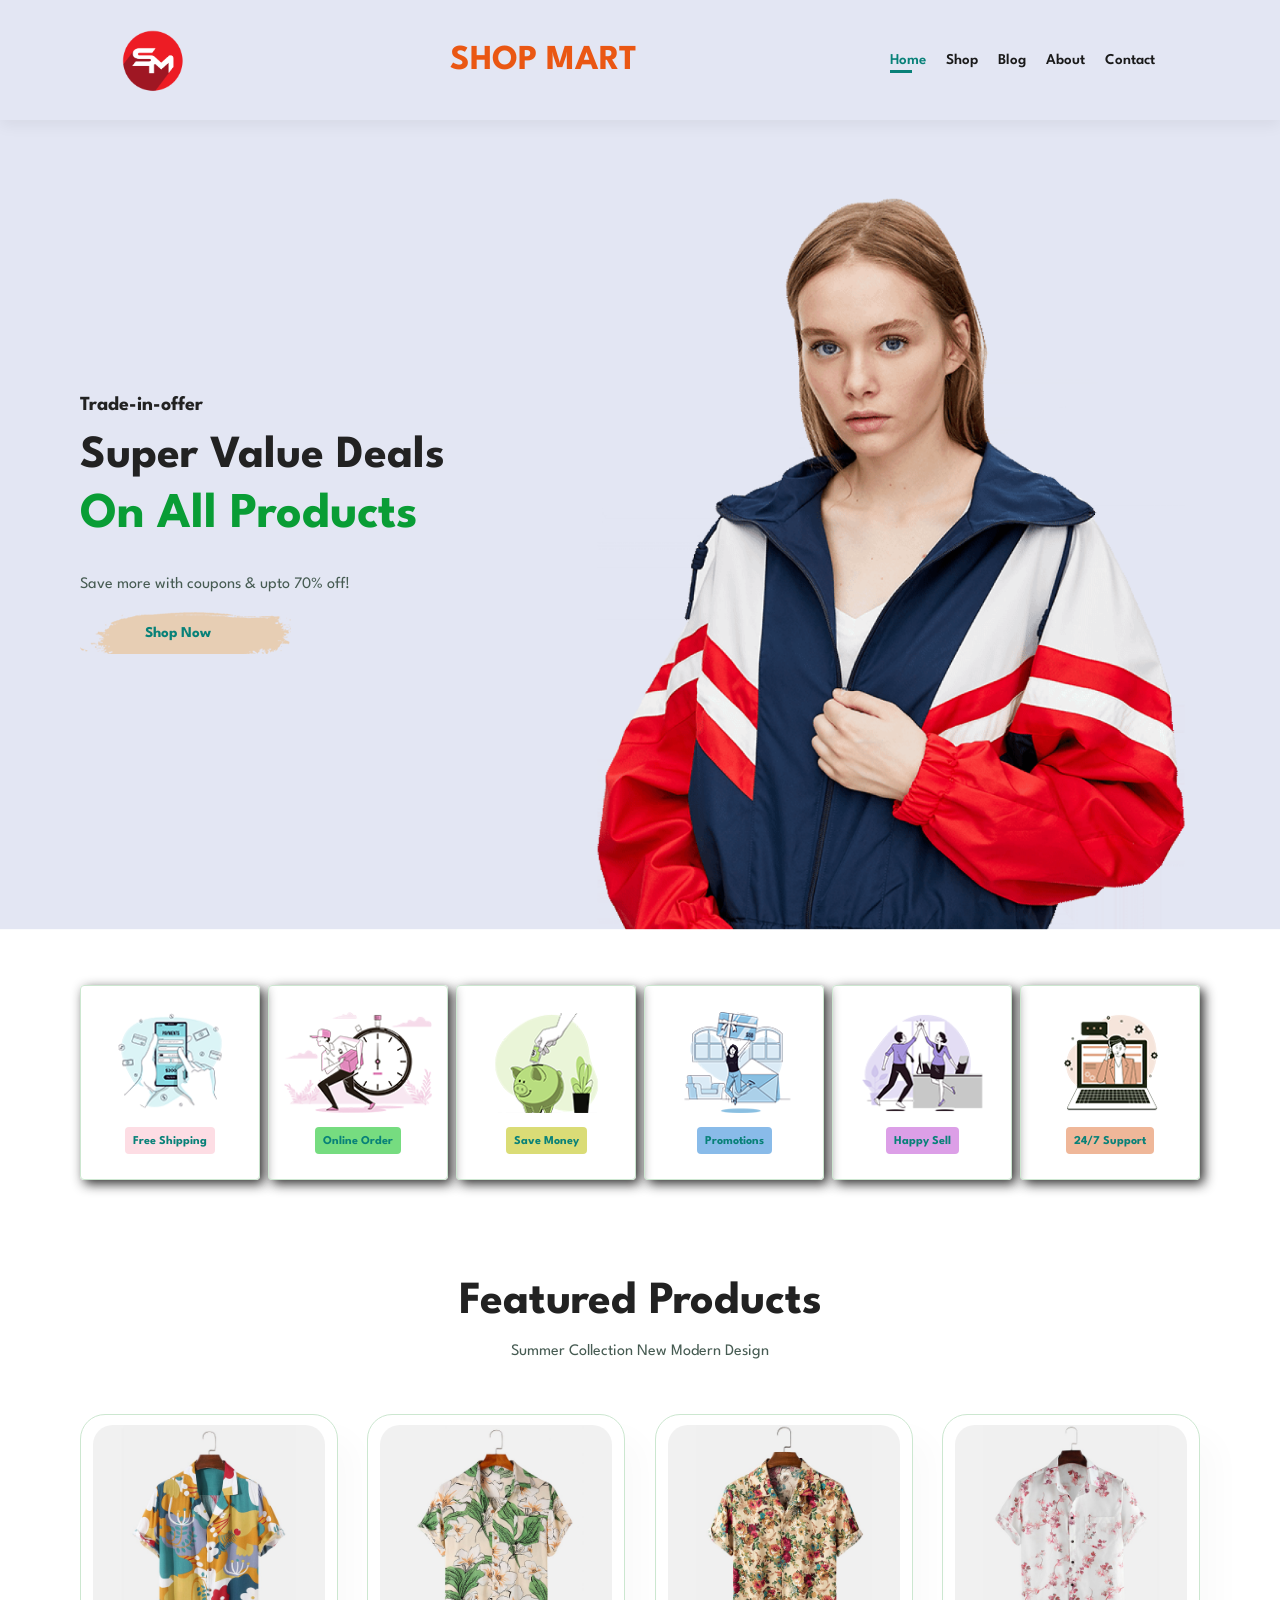
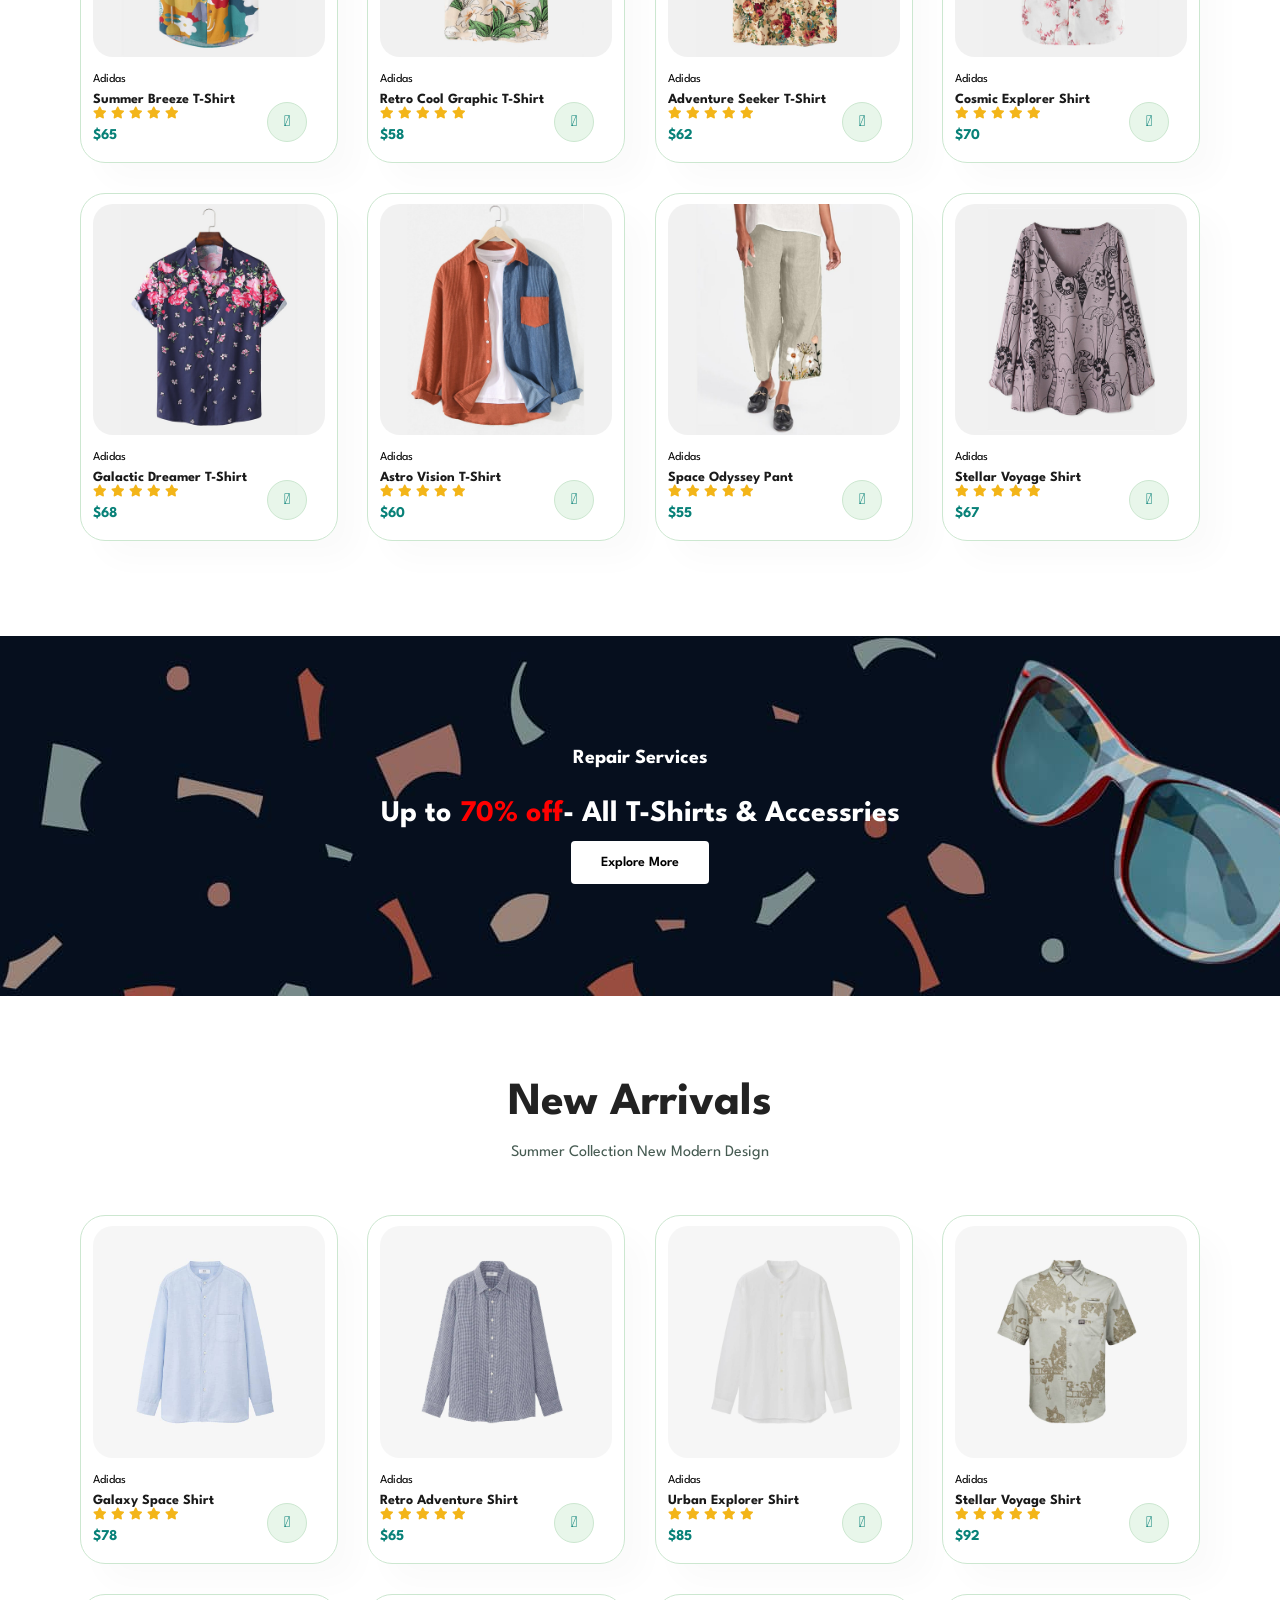
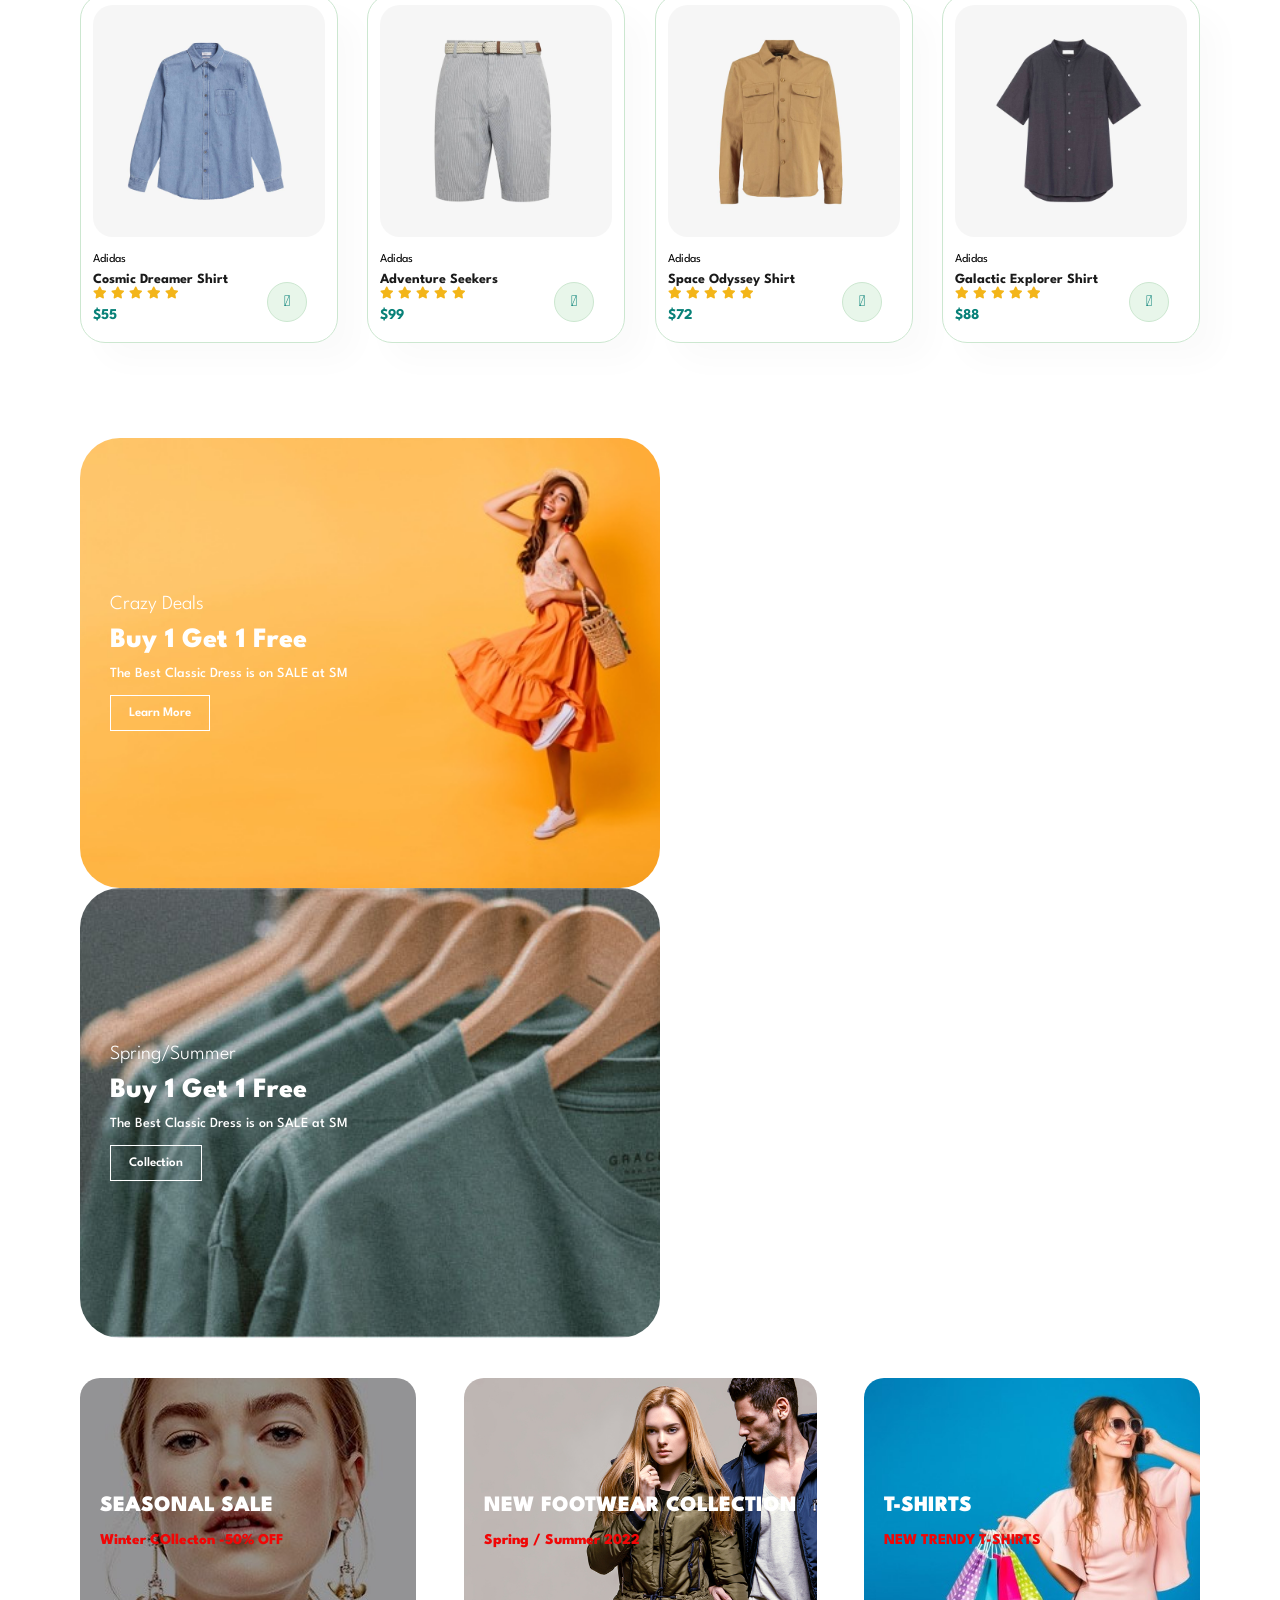
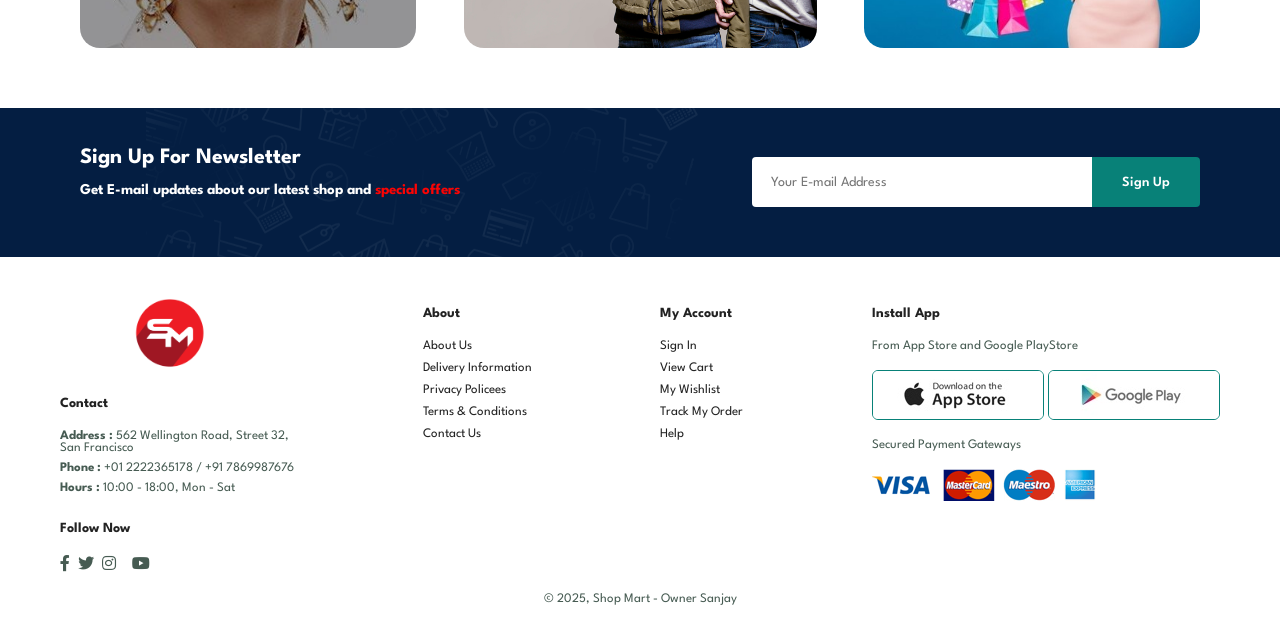
<file: index.html>
<!DOCTYPE html>
<html lang="en">

    <head>
        <meta charset="UTF-8">
        <meta http-equiv="X-UA-Compatible" content="IE=edge">
        <meta name="viewport" content="width=device-width, initial-scale=1.0">
        <title>E-Commerce</title>
        <link rel="stylesheet" href="https://pro.fontawesome.com/releases/v5.10.0/css/all.css" />

        <link rel="stylesheet" href="style.css">
        <link rel="icon" type="image/png" href="favicon.png">


    </head>

    <body>
        <section id="header" >
            <a href="#"> <img src="img/logo1.png" class="logo" alt=""></a>
            <h6>SHOP MART</h6>
            <div>
                <ul id="navbar">
                    <li><a  class="active" href="index.html"> Home </a></li>
                    <li><a href="shop.html"> Shop </a></li>
                    <li><a href="blog.html"> Blog </a></li>
                    <li><a href="about.html"> About </a></li>
                    <li><a href="contact.html"> Contact </a></li>
                    <li id="lg-bag"><a href="cart.html"><i class="far fa-shopping-bag"></i> </a></li>
                    <a href="#" id="close"><i class="far fa-times"></i></a>
                </ul>
            </div>
            <div id="mobile">
                <a href="cart.html"><i class="far fa-shopping-bag"></i></a>
                <i id="bar" class="fas fa-outdent"></i>
            </div>
        </section>

        <section id="hero">
            <h4>Trade-in-offer</h4>
            <h2>Super Value Deals</h2>
            <h1>On All Products</h1>
            <p> Save more with coupons & upto 70% off!</p>
            <button> Shop Now </button>
        </section>
        
        <section id="feature" class="section-p1">
            <div class="fe-box">
                <img src="img/features/f1.png" alt="">
                <h6> Free Shipping </h6>
            </div>
            <div class="fe-box">
                <img src="img/features/f2.png" alt="">
                <h6> Online Order </h6>
            </div>
            <div class="fe-box">
                <img src="img/features/f3.png" alt="">
                <h6> Save Money </h6>
            </div>
            <div class="fe-box">
                <img src="img/features/f4.png" alt="">
                <h6> Promotions </h6>
            </div>
            <div class="fe-box">
                <img src="img/features/f5.png" alt="">
                <h6> Happy Sell </h6>
            </div>
            <div class="fe-box">
                <img src="img/features/f6.png" alt="">
                <h6> 24/7 Support </h6>
            </div>
        </section>

        <section id="product1" class="section-p1">
            <h2>Featured Products</h2>
            <p>Summer Collection New Modern Design</p>
            <div class="pro-container">
                <div class="pro">
                    <img src="img/products/f1.jpg" alt="">
                    <div class="des">
                        <span>Adidas</span>
                        <h5>Summer Breeze T-Shirt</h5>
                        <div class="star">
                            <i class="fas fa-star"></i>
                            <i class="fas fa-star"></i>
                            <i class="fas fa-star"></i>
                            <i class="fas fa-star"></i>
                            <i class="fas fa-star"></i>
                        </div>
                        <h4>$65</h4> <!-- Updated price -->
                    </div>
                    <a href="#"><i class="fal fa-shopping-cart cart"></i></a>
                </div>
                <div class="pro">
                    <img src="img/products/f2.jpg" alt="">
                    <div class="des">
                        <span>Adidas</span>
                        <h5>Retro Cool Graphic T-Shirt</h5>
                        <div class="star">
                            <i class="fas fa-star"></i>
                            <i class="fas fa-star"></i>
                            <i class="fas fa-star"></i>
                            <i class="fas fa-star"></i>
                            <i class="fas fa-star"></i>
                        </div>
                        <h4>$58</h4> <!-- Updated price -->
                    </div>
                    <a href="#"><i class="fal fa-shopping-cart cart"></i></a>
                </div>
                <div class="pro">
                    <img src="img/products/f3.jpg" alt="">
                    <div class="des">
                        <span>Adidas</span>
                        <h5>Adventure Seeker T-Shirt</h5>
                        <div class="star">
                            <i class="fas fa-star"></i>
                            <i class="fas fa-star"></i>
                            <i class="fas fa-star"></i>
                            <i class="fas fa-star"></i>
                            <i class="fas fa-star"></i>
                        </div>
                        <h4>$62</h4> <!-- Updated price -->
                    </div>
                    <a href="#"><i class="fal fa-shopping-cart cart"></i></a>
                </div>
                <div class="pro">
                    <img src="img/products/f4.jpg" alt="">
                    <div class="des">
                        <span>Adidas</span>
                        <h5>Cosmic Explorer Shirt</h5>
                        <div class="star">
                            <i class="fas fa-star"></i>
                            <i class="fas fa-star"></i>
                            <i class="fas fa-star"></i>
                            <i class="fas fa-star"></i>
                            <i class="fas fa-star"></i>
                        </div>
                        <h4>$70</h4> <!-- Updated price -->
                    </div>
                    <a href="#"><i class="fal fa-shopping-cart cart"></i></a>
                </div>
                <div class="pro">
                    <img src="img/products/f5.jpg" alt="">
                    <div class="des">
                        <span>Adidas</span>
                        <h5>Galactic Dreamer T-Shirt</h5>
                        <div class="star">
                            <i class="fas fa-star"></i>
                            <i class="fas fa-star"></i>
                            <i class="fas fa-star"></i>
                            <i class="fas fa-star"></i>
                            <i class="fas fa-star"></i>
                        </div>
                        <h4>$68</h4> <!-- Updated price -->
                    </div>
                    <a href="#"><i class="fal fa-shopping-cart cart"></i></a>
                </div>
                <div class="pro">
                    <img src="img/products/f6.jpg" alt="">
                    <div class="des">
                        <span>Adidas</span>
                        <h5>Astro Vision T-Shirt</h5>
                        <div class="star">
                            <i class="fas fa-star"></i>
                            <i class="fas fa-star"></i>
                            <i class="fas fa-star"></i>
                            <i class="fas fa-star"></i>
                            <i class="fas fa-star"></i>
                        </div>
                        <h4>$60</h4> <!-- Updated price -->
                    </div>
                    <a href="#"><i class="fal fa-shopping-cart cart"></i></a>
                </div>
                <div class="pro">
                    <img src="img/products/f7.jpg" alt="">
                    <div class="des">
                        <span>Adidas</span>
                        <h5>Space Odyssey Pant</h5>
                        <div class="star">
                            <i class="fas fa-star"></i>
                            <i class="fas fa-star"></i>
                            <i class="fas fa-star"></i>
                            <i class="fas fa-star"></i>
                            <i class="fas fa-star"></i>
                        </div>
                        <h4>$55</h4> <!-- Updated price -->
                    </div>
                    <a href="#"><i class="fal fa-shopping-cart cart"></i></a>
                </div>
                <div class="pro">
                    <img src="img/products/f8.jpg" alt="">
                    <div class="des">
                        <span>Adidas</span>
                        <h5>Stellar Voyage Shirt</h5>
                        <div class="star">
                            <i class="fas fa-star"></i>
                            <i class="fas fa-star"></i>
                            <i class="fas fa-star"></i>
                            <i class="fas fa-star"></i>
                            <i class="fas fa-star"></i>
                        </div>
                        <h4>$67</h4> <!-- Updated price -->
                    </div>
                    <a href="#"><i class="fal fa-shopping-cart cart"></i></a>
                </div>
            </div>
        </section>
        
        <section id="banner" class="section-m1">
            <h4>Repair Services</h4>
            <h2>Up to <span> 70% off</span>- All T-Shirts & Accessries</h2>
            <button class="normal">Explore More</button>
        </section>

        <section id="product1" class="section-p1">
            <h2>New Arrivals</h2>
            <p>Summer Collection New Modern Design</p>
            <div class="pro-container">
                <div class="pro">
                    <img src="img/products/n1.jpg" alt="">
                    <div class="des">
                        <span>Adidas</span>
                        <h5>Galaxy Space Shirt</h5>
                        <div class="star">
                            <i class="fas fa-star"></i>
                            <i class="fas fa-star"></i>
                            <i class="fas fa-star"></i>
                            <i class="fas fa-star"></i>
                            <i class="fas fa-star"></i>
                        </div>
                        <h4>$78</h4> <!-- Updated price -->
                    </div>
                    <a href="#"><i class="fal fa-shopping-cart cart"></i></a>
                </div>
                <div class="pro">
                    <img src="img/products/n2.jpg" alt="">
                    <div class="des">
                        <span>Adidas</span>
                        <h5>Retro Adventure Shirt</h5>
                        <div class="star">
                            <i class="fas fa-star"></i>
                            <i class="fas fa-star"></i>
                            <i class="fas fa-star"></i>
                            <i class="fas fa-star"></i>
                            <i class="fas fa-star"></i>
                        </div>
                        <h4>$65</h4> <!-- Updated price -->
                    </div>
                    <a href="#"><i class="fal fa-shopping-cart cart"></i></a>
                </div>
                <div class="pro">
                    <img src="img/products/n3.jpg" alt="">
                    <div class="des">
                        <span>Adidas</span>
                        <h5>Urban Explorer Shirt</h5>
                        <div class="star">
                            <i class="fas fa-star"></i>
                            <i class="fas fa-star"></i>
                            <i class="fas fa-star"></i>
                            <i class="fas fa-star"></i>
                            <i class="fas fa-star"></i>
                        </div>
                        <h4>$85</h4> <!-- Updated price -->
                    </div>
                    <a href="#"><i class="fal fa-shopping-cart cart"></i></a>
                </div>
                <div class="pro">
                    <img src="img/products/n4.jpg" alt="">
                    <div class="des">
                        <span>Adidas</span>
                        <h5>Stellar Voyage Shirt</h5>
                        <div class="star">
                            <i class="fas fa-star"></i>
                            <i class="fas fa-star"></i>
                            <i class="fas fa-star"></i>
                            <i class="fas fa-star"></i>
                            <i class="fas fa-star"></i>
                        </div>
                        <h4>$92</h4> <!-- Updated price -->
                    </div>
                    <a href="#"><i class="fal fa-shopping-cart cart"></i></a>
                </div>
                <div class="pro">
                    <img src="img/products/n5.jpg" alt="">
                    <div class="des">
                        <span>Adidas</span>
                        <h5>Cosmic Dreamer Shirt</h5>
                        <div class="star">
                            <i class="fas fa-star"></i>
                            <i class="fas fa-star"></i>
                            <i class="fas fa-star"></i>
                            <i class="fas fa-star"></i>
                            <i class="fas fa-star"></i>
                        </div>
                        <h4>$55</h4> <!-- Updated price -->
                    </div>
                    <a href="#"><i class="fal fa-shopping-cart cart"></i></a>
                </div>
                <div class="pro">
                    <img src="img/products/n6.jpg" alt="">
                    <div class="des">
                        <span>Adidas</span>
                        <h5>Adventure Seekers</h5>
                        <div class="star">
                            <i class="fas fa-star"></i>
                            <i class="fas fa-star"></i>
                            <i class="fas fa-star"></i>
                            <i class="fas fa-star"></i>
                            <i class="fas fa-star"></i>
                        </div>
                        <h4>$99</h4> <!-- Updated price -->
                    </div>
                    <a href="#"><i class="fal fa-shopping-cart cart"></i></a>
                </div>
                <div class="pro">
                    <img src="img/products/n7.jpg" alt="">
                    <div class="des">
                        <span>Adidas</span>
                        <h5>Space Odyssey Shirt</h5>
                        <div class="star">
                            <i class="fas fa-star"></i>
                            <i class="fas fa-star"></i>
                            <i class="fas fa-star"></i>
                            <i class="fas fa-star"></i>
                            <i class="fas fa-star"></i>
                        </div>
                        <h4>$72</h4> <!-- Updated price -->
                    </div>
                    <a href="#"><i class="fal fa-shopping-cart cart"></i></a>
                </div>
                <div class="pro">
                    <img src="img/products/n8.jpg" alt="">
                    <div class="des">
                        <span>Adidas</span>
                        <h5>Galactic Explorer Shirt</h5>
                        <div class="star">
                            <i class="fas fa-star"></i>
                            <i class="fas fa-star"></i>
                            <i class="fas fa-star"></i>
                            <i class="fas fa-star"></i>
                            <i class="fas fa-star"></i>
                        </div>
                        <h4>$88</h4> <!-- Updated price -->
                    </div>
                    <a href="#"><i class="fal fa-shopping-cart cart"></i></a>
                </div>
            </div>
        </section>
        
        <section id="sm-banner" class="section-p1">
            <div class="banner-box">
                <h4> Crazy Deals </h4>
                <h2> Buy 1 Get 1 Free </h2>
                <span> The Best Classic Dress is on SALE at SM</span>
                <button class="white">Learn More</button>
            </div>
            <div class="banner-box banner-box2">
                <h4>Spring/Summer</h4>
                <h2> Buy 1 Get 1 Free </h2>
                <span> The Best Classic Dress is on SALE at SM</span>
                <button class="white">Collection</button>
            </div>
        </section>

        <section id="banner3" class="section-p1">
            <div class="banner-box">
                <h2> SEASONAL SALE </h2>
                <h3> Winter COllecton -50% OFF </h3>
            </div>
            <div class="banner-box banner-box2">
                <h2>NEW FOOTWEAR COLLECTION</h2>
                <h3> Spring / Summer 2022 </h3>
            </div>
            <div class="banner-box banner-box3">
                <h2>T-SHIRTS </h2>
                <h3>NEW TRENDY T-SHIRTS </h3>
            </div>
        </section>

        <section id="newsletter" class="section-p1 section-m1">
            <div class="newstext">
                <h4> Sign Up For Newsletter </h4>
                <p> Get E-mail updates about our latest shop and <span> special offers </span></p>
            </div>
            <div class="form">
                <input type="email" placeholder="Your E-mail Address">
                <button class="normal">Sign Up</button>
            </div>
        </section>

        <footer class="section-p2">
            <div class="col">
                <img src="img/logo1.png" class="logo" alt="">
                <h4>Contact</h4>
                <p><strong>Address : </strong> 562 Wellington Road, Street 32, <br>San Francisco</p>
                <p><strong>Phone : </strong> +01 2222365178 / +91 7869987676</p>
                <p><strong>Hours : </strong> 10:00 - 18:00, Mon - Sat</p>
                <div class="follow">
                    <h4>Follow Now</h4>
                    <div class="icon">
                        <i class="fab fa-facebook-f"></i>
                        <i class="fab fa-twitter"></i>
                        <i class="fab fa-instagram"></i>
                        <i class="fab fa-pintrest-p"></i>
                        <i class="fab fa-youtube"></i>
                    </div>
                </div>
            </div>
            <div class="col">
                <h4>About</h4>
                <a href="#">About Us</a>
                <a href="#">Delivery Information</a>
                <a href="#">Privacy Policees</a>
                <a href="#">Terms & Conditions</a>
                <a href="#">Contact Us</a>
            </div>
            <div class="col">
                <h4>My Account</h4>
                <a href="#">Sign In</a>
                <a href="#">View Cart</a>
                <a href="#">My Wishlist</a>
                <a href="#">Track My Order</a>
                <a href="#">Help</a>
            </div>

            <div class="col install">
                <h4>Install App</h4>
                <p>From App Store and Google PlayStore</p>
                <div class="row">
                    <img src="img/pay/app.jpg" alt="">
                    <img src="img/pay/play.jpg" alt="">
                </div>
                <p>Secured Payment Gateways</p>
                <img src="img/pay/pay.png" alt="">
            </div>

            <div class="copyright">
                <p>&copy;   2025, Shop Mart - Owner Sanjay</p>
            </div>
        </footer>

        <script src="script.js"></script>
    </body>

</html>
</file>
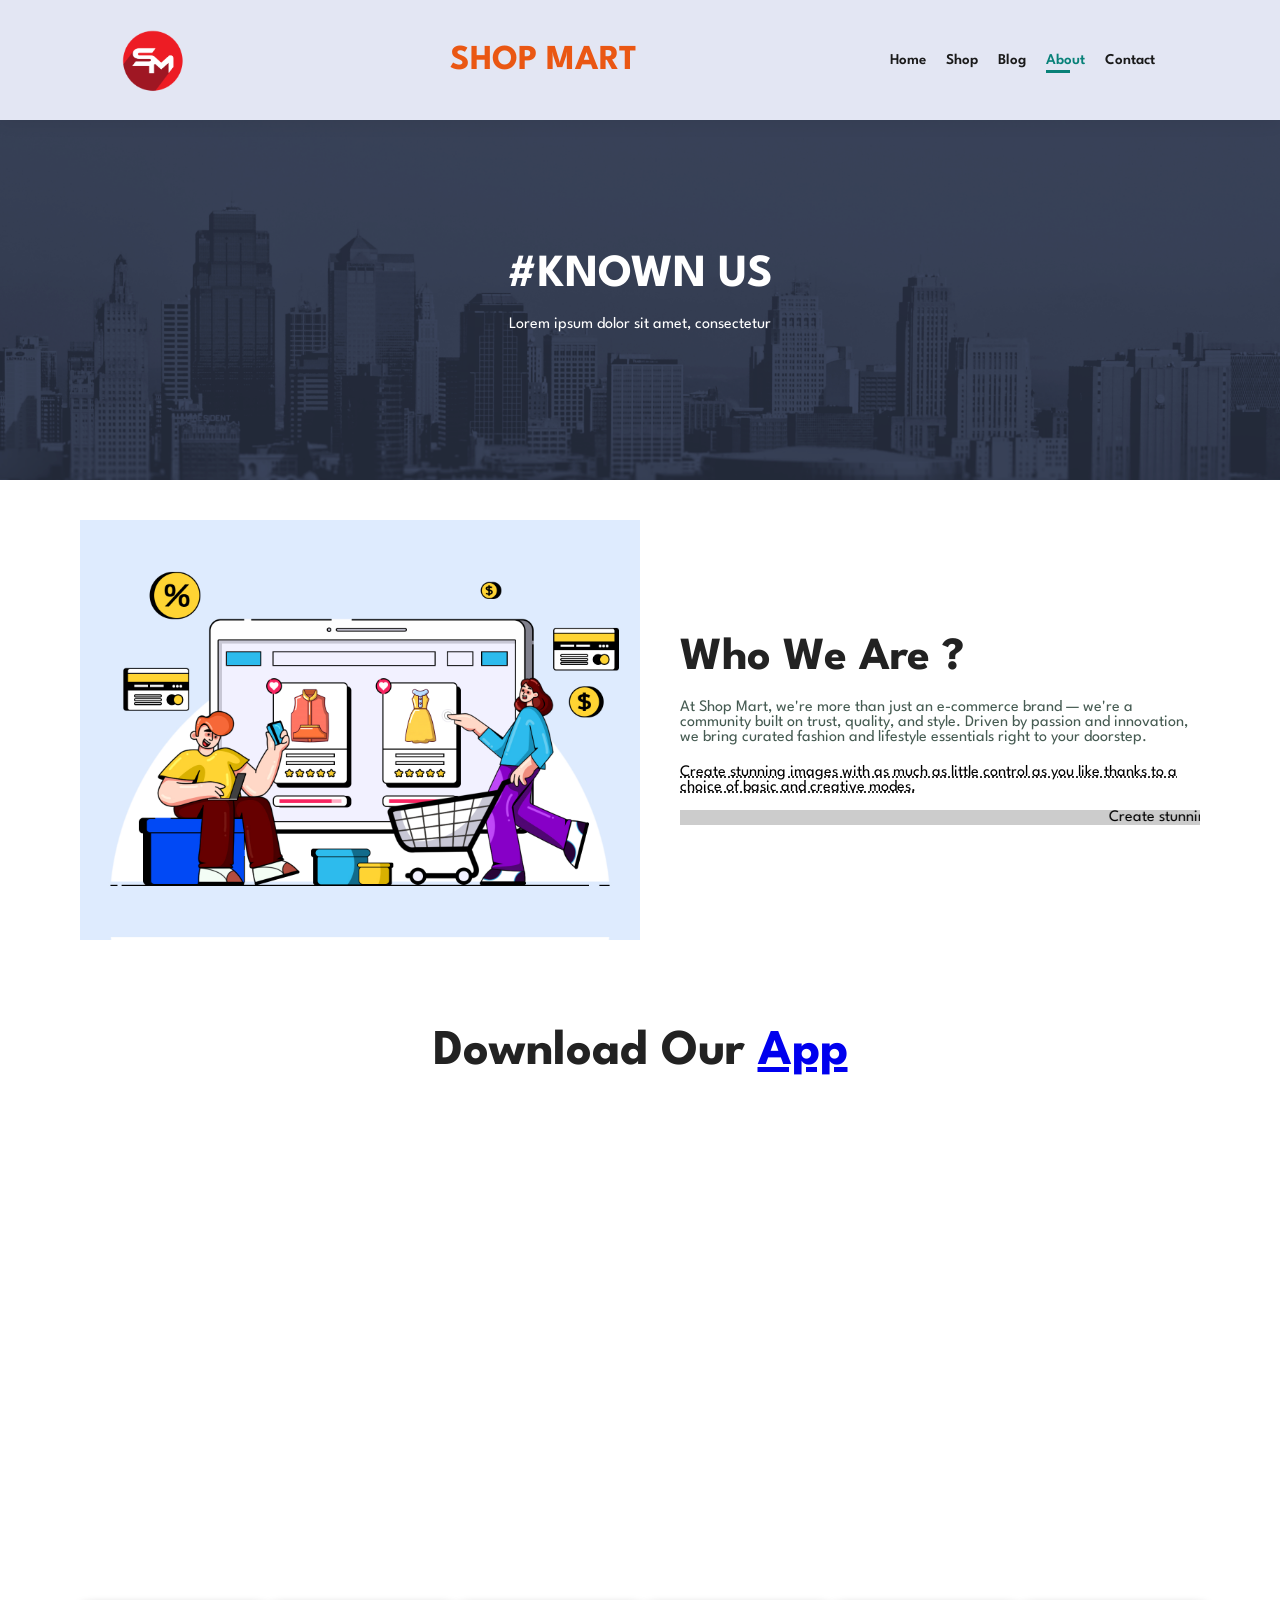
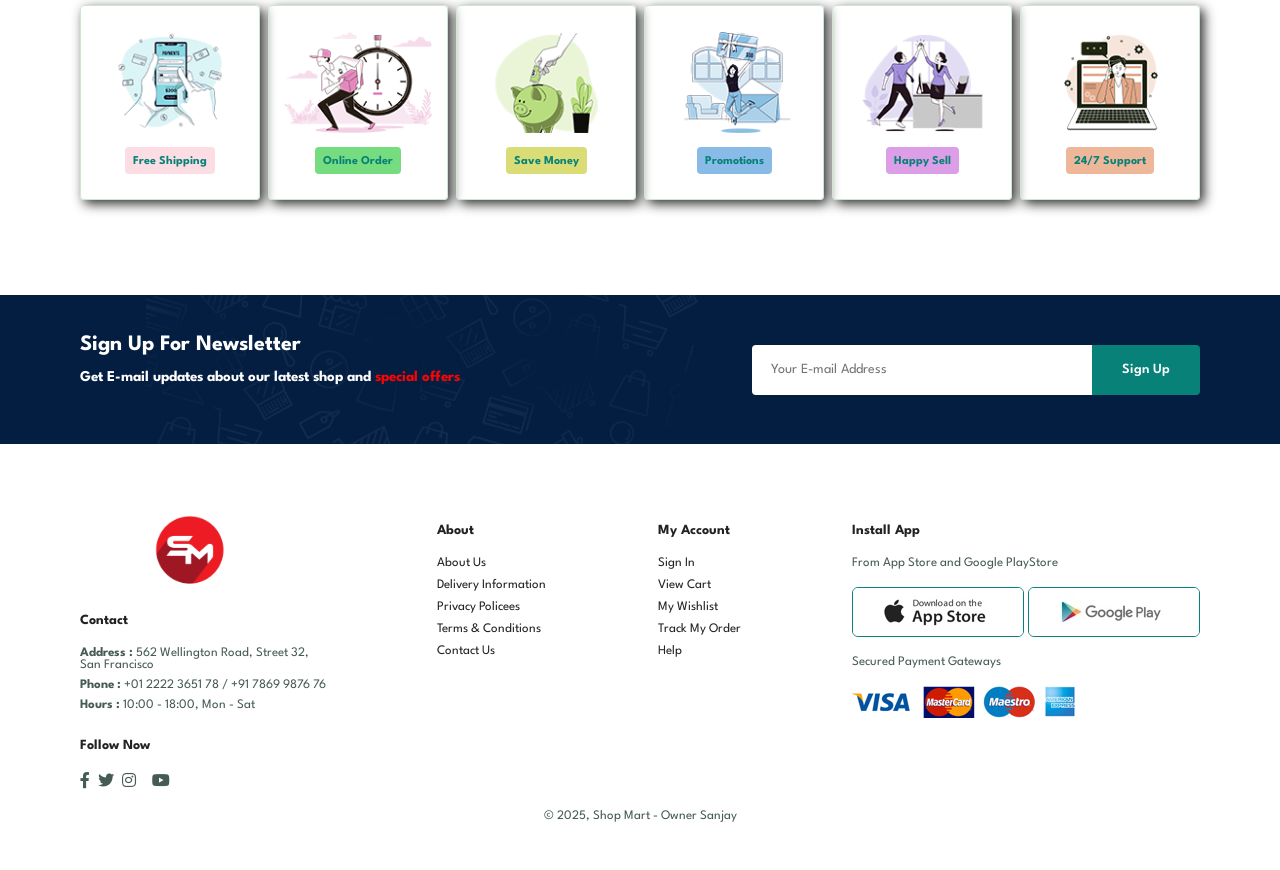
<file: about.html>
<!DOCTYPE html>
<html lang="en">

    <head>
        <meta charset="UTF-8">
        <meta http-equiv="X-UA-Compatible" content="IE=edge">
        <meta name="viewport" content="width=device-width, initial-scale=1.0">
        <title>E-Commerce</title>
        <link rel="stylesheet" href="https://pro.fontawesome.com/releases/v5.10.0/css/all.css" />

        <link rel="stylesheet" href="style.css">
    </head>

    <body>
        <section id="header" >
            <a href="#"> <img src="img/logo1.png" class="logo" alt=""></a>
            <h6>SHOP MART</h6>
            <div>
                <ul id="navbar">
                    <li><a href="index.html"> Home </a></li>
                    <li><a href="shop.html"> Shop </a></li>
                    <li><a href="blog.html"> Blog </a></li>
                    <li><a class="active" href="about.html"> About </a></li>
                    <li><a href="contact.html"> Contact </a></li>
                    <li id="lg-bag"><a href="cart.html"><i class="far fa-shopping-bag"></i> </a></li>
                    <a href="#" id="close"><i class="far fa-times"></i></a>
                </ul>
            </div>
            <div id="mobile">
                <a href="cart.html"><i class="far fa-shopping-bag"></i></a>
                <i id="bar" class="fas fa-outdent"></i>
            </div>
        </section>

        <section id="page-header" class="about-header">
            <h2>#KNOWN US</h2>
            <p> Lorem ipsum dolor sit amet, consectetur </p>
        </section>

        <section id="about-head" class="section-p1">
            <img src="img/about/a6.jpg" alt="">
            <div>
                <h2>Who We Are ?</h2>
                <p>At Shop Mart, we're more than just an e-commerce
                    brand — we're a community built on trust, quality,
                    and style. Driven by passion and innovation, we
                    bring curated fashion and lifestyle essentials
                    right to your doorstep.</p>

                <abbr title="">Create stunning images with as much as little control as you like
                    thanks to a choice of basic and creative modes.</abbr>
                
                <br><br>

                <marquee bgcolor="#ccc" loop="-1" scrollamount="5" width="100%">Create stunning images with as much as little control as you like
                    thanks to a choice of basic and creative modes. </marquee>
            </div>
        </section>

        <section id="about-app" class="section-p1">
            <h1>Download Our <a href="#">App</a></h1>
            <div class="video">
                <video autoplay muted loop src="img/about/1.mp4"></video>
            </div>
        </section>

        <section id="feature" class="section-p1">
            <div class="fe-box">
                <img src="img/features/f1.png" alt="">
                <h6> Free Shipping </h6>
            </div>
            <div class="fe-box">
                <img src="img/features/f2.png" alt="">
                <h6> Online Order </h6>
            </div>
            <div class="fe-box">
                <img src="img/features/f3.png" alt="">
                <h6> Save Money </h6>
            </div>
            <div class="fe-box">
                <img src="img/features/f4.png" alt="">
                <h6> Promotions </h6>
            </div>
            <div class="fe-box">
                <img src="img/features/f5.png" alt="">
                <h6> Happy Sell </h6>
            </div>
            <div class="fe-box">
                <img src="img/features/f6.png" alt="">
                <h6> 24/7 Support </h6>
            </div>
        </section>
        
        <section id="newsletter" class="section-p1 section-m1">
            <div class="newstext">
                <h4> Sign Up For Newsletter </h4>
                <p> Get E-mail updates about our latest shop and <span> special offers </span></p>
            </div>
            <div class="form">
                <input type="email" placeholder="Your E-mail Address">
                <button class="normal">Sign Up</button>
            </div>
        </section>


        <footer class="section-p1">
            <div class="col">
                <img src="img/logo1.png" class="logo" alt="">
                <h4>Contact</h4>
                <p><strong>Address : </strong> 562 Wellington Road, Street 32, <br>San Francisco</p>
                <p><strong>Phone : </strong> +01 2222 3651 78 / +91 7869 9876 76</p>
                <p><strong>Hours : </strong> 10:00 - 18:00, Mon - Sat</p>
                <div class="follow">
                    <h4>Follow Now</h4>
                    <div class="icon">
                        <i class="fab fa-facebook-f"></i>
                        <i class="fab fa-twitter"></i>
                        <i class="fab fa-instagram"></i>
                        <i class="fab fa-pintrest-p"></i>
                        <i class="fab fa-youtube"></i>
                    </div>
                </div>
            </div>
            <div class="col">
                <h4>About</h4>
                <a href="#">About Us</a>
                <a href="#">Delivery Information</a>
                <a href="#">Privacy Policees</a>
                <a href="#">Terms & Conditions</a>
                <a href="#">Contact Us</a>
            </div>
            <div class="col">
                <h4>My Account</h4>
                <a href="#">Sign In</a>
                <a href="#">View Cart</a>
                <a href="#">My Wishlist</a>
                <a href="#">Track My Order</a>
                <a href="#">Help</a>
            </div>

            <div class="col install">
                <h4>Install App</h4>
                <p>From App Store and Google PlayStore</p>
                <div class="row">
                    <img src="img/pay/app.jpg" alt="">
                    <img src="img/pay/play.jpg" alt="">
                </div>
                <p>Secured Payment Gateways</p>
                <img src="img/pay/pay.png" alt="">
            </div>

            <div class="copyright">
                <p>&copy;   2025, Shop Mart - Owner Sanjay</p>
            </div>
        </footer>

        <script src="script.js"></script>
    </body>

</html>
</file>
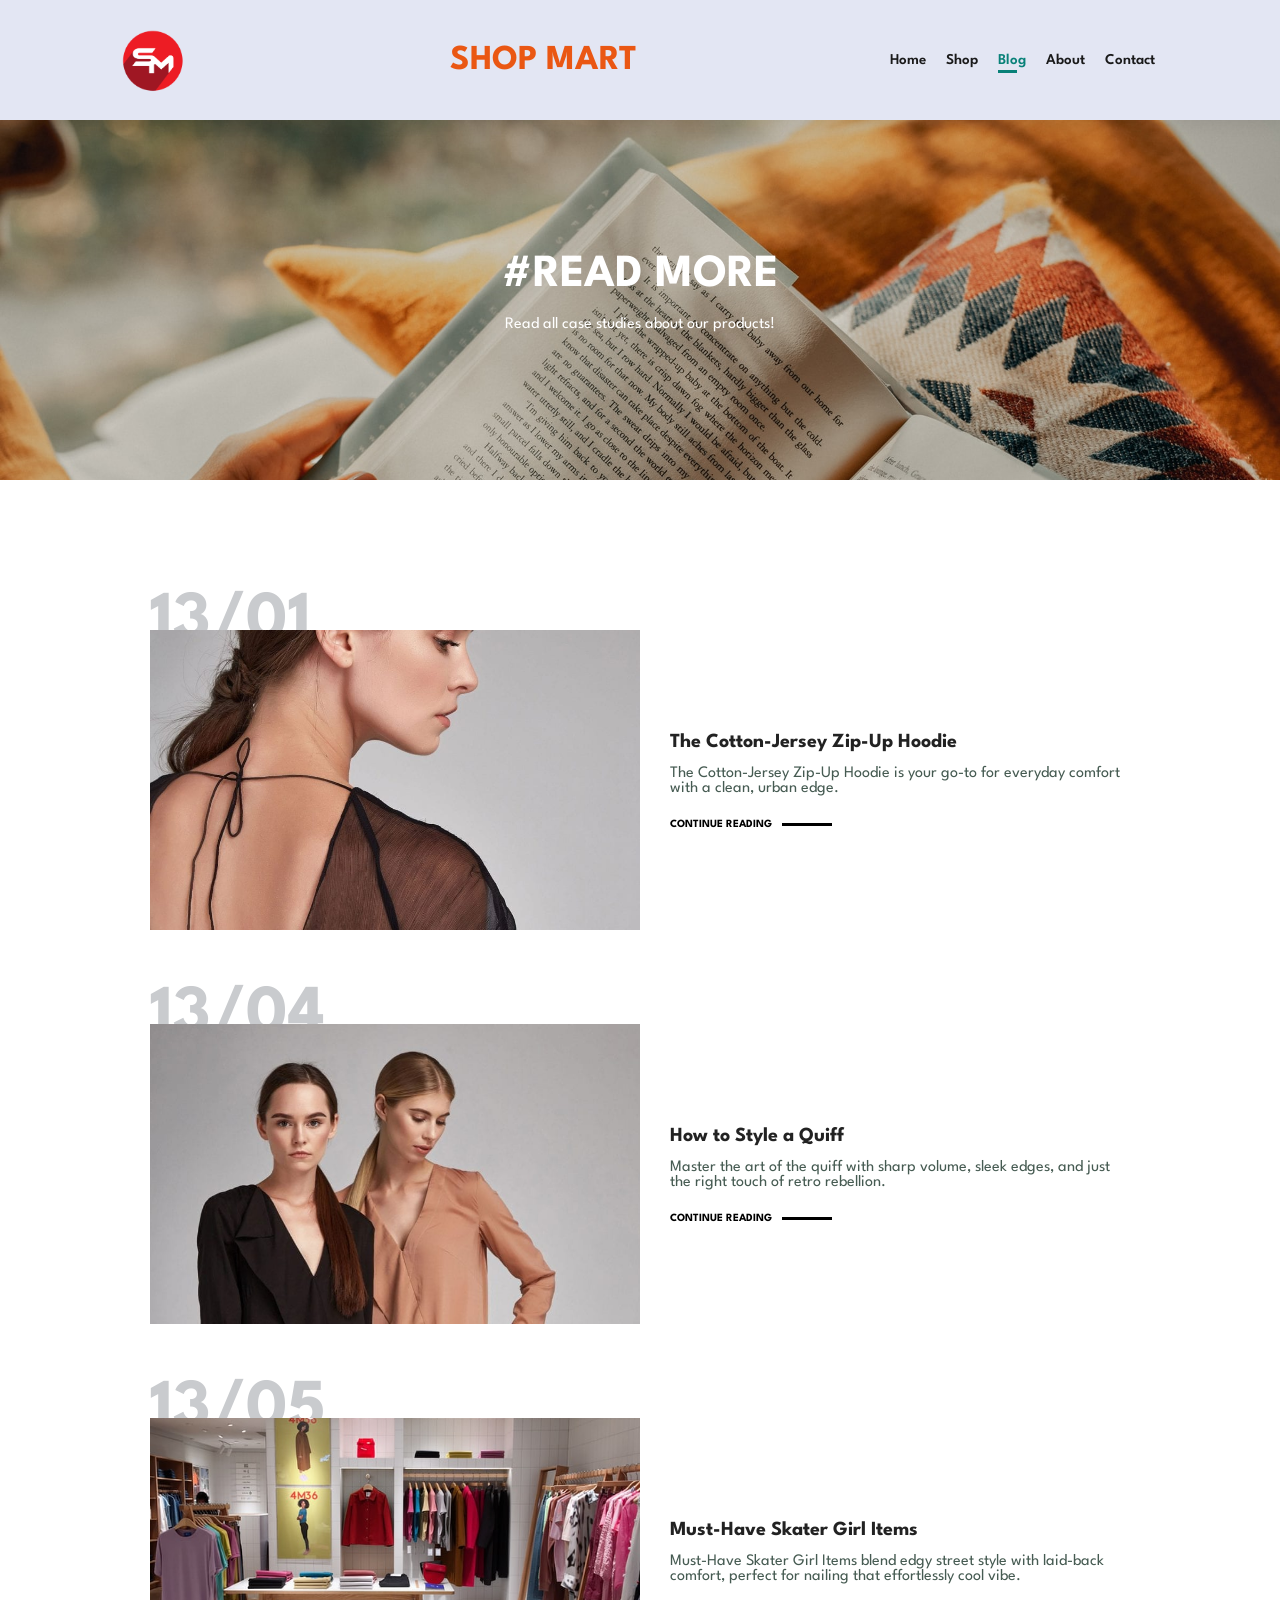
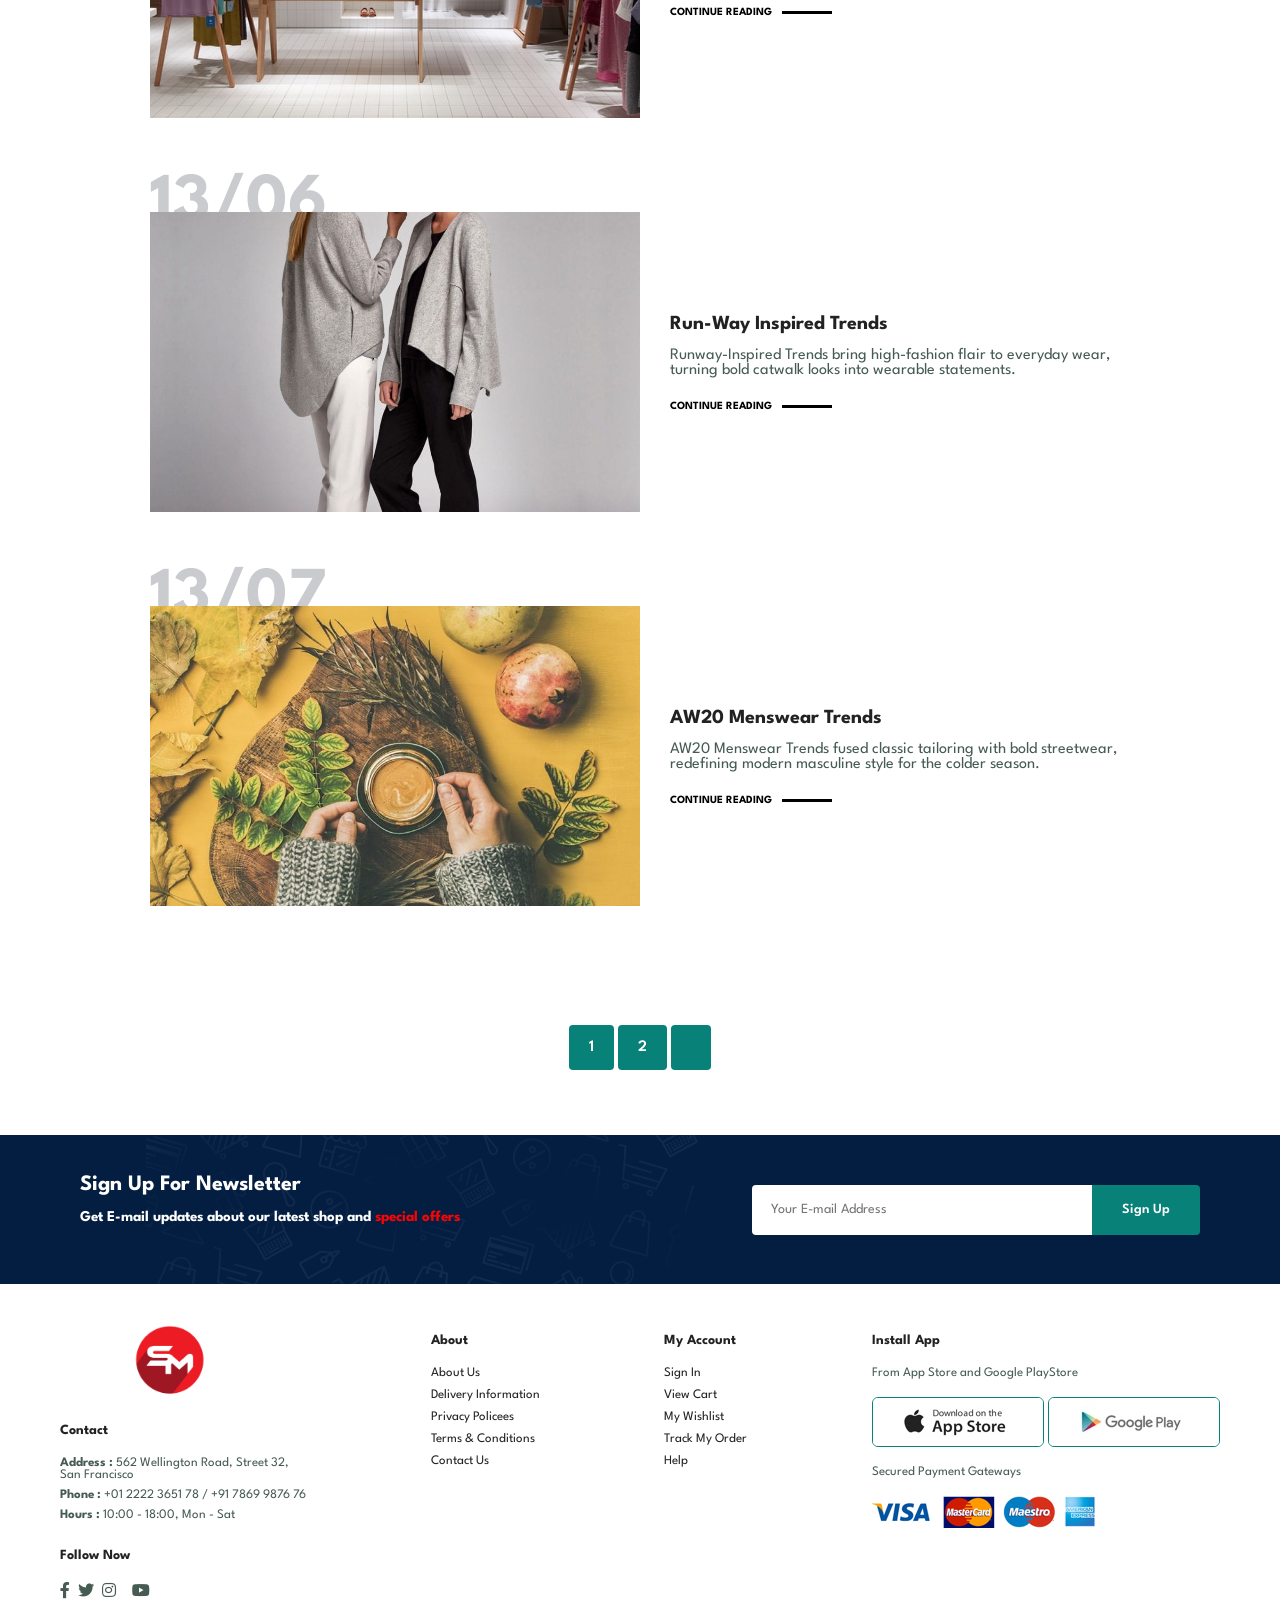
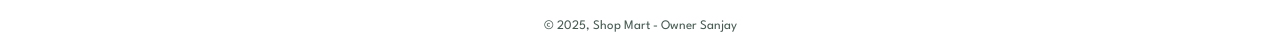
<file: blog.html>
<!DOCTYPE html>
<html lang="en">

    <head>
        <meta charset="UTF-8">
        <meta http-equiv="X-UA-Compatible" content="IE=edge">
        <meta name="viewport" content="width=device-width, initial-scale=1.0">
        <title>E-Commerce</title>
        <link rel="stylesheet" href="https://pro.fontawesome.com/releases/v5.10.0/css/all.css" />

        <link rel="stylesheet" href="style.css">
    </head>

    <body>
        <section id="header" >
            <a href="#"> <img src="img/logo1.png" class="logo" alt=""></a>
            <h6>SHOP MART</h6>
            <div>
                <ul id="navbar">
                    <li><a href="index.html"> Home </a></li>
                    <li><a href="shop.html"> Shop </a></li>
                    <li><a class="active" href="blog.html"> Blog </a></li>
                    <li><a href="about.html"> About </a></li>
                    <li><a href="contact.html"> Contact </a></li>
                    <li id="lg-bag"><a href="cart.html"><i class="far fa-shopping-bag"></i> </a></li>
                    <a href="#" id="close"><i class="far fa-times"></i></a>
                </ul>
            </div>
            <div id="mobile">
                <a href="cart.html"><i class="far fa-shopping-bag"></i></a>
                <i id="bar" class="fas fa-outdent"></i>
            </div>
        </section>

        <section id="page-header" class="blog-header">
            <h2>#READ MORE</h2>
            <p> Read all case studies about our products! </p>
        </section>

        <section id="blog">
            <div class="blog-box">
            <div class="blog-img">
                <img src="img/blog/b1.jpg" alt="">
            </div>
            <div class="blog-details">
                <h4> The Cotton-Jersey Zip-Up Hoodie</h4>
                <p> The Cotton-Jersey Zip-Up Hoodie is your go-to for everyday comfort with a clean, urban edge. </p>
                <a href="#">CONTINUE READING</a>
            </div>
            <h1>13/01</h1>
            </div>
            <div class="blog-box">
                <div class="blog-img">
                    <img src="img/blog/b2.jpg" alt="">
                </div>
                <div class="blog-details">
                    <h4> How to Style a Quiff</h4>
                    <p> Master the art of the quiff with sharp volume, sleek edges, and just the right touch of retro rebellion.</p>
                    <a href="#">CONTINUE READING</a>
                </div>
                <h1>13/04</h1>
                </div>
                <div class="blog-box">
                    <div class="blog-img">
                        <img src="img/blog/b3.jpg" alt="">
                    </div>
                    <div class="blog-details">
                        <h4> Must-Have Skater Girl Items</h4>
                        <p> Must-Have Skater Girl Items blend edgy street style with laid-back comfort, perfect for nailing that effortlessly cool vibe. </p>
                        <a href="#">CONTINUE READING</a>
                    </div>
                    <h1>13/05</h1>
                    </div>
                    <div class="blog-box">
                        <div class="blog-img">
                            <img src="img/blog/b4.jpg" alt="">
                        </div>
                        <div class="blog-details">
                            <h4> Run-Way Inspired Trends</h4>
                            <p> Runway-Inspired Trends bring high-fashion flair to everyday wear, turning bold catwalk looks into wearable statements. </p>
                            <a href="#">CONTINUE READING</a>
                        </div>
                        <h1>13/06</h1>
                        </div>
                        <div class="blog-box">
                            <div class="blog-img">
                                <img src="img/blog/b6.jpg" alt="">
                            </div>
                            <div class="blog-details">
                                <h4> AW20 Menswear Trends</h4>
                                <p> AW20 Menswear Trends fused classic tailoring with bold streetwear, redefining modern masculine style for the colder season.</p>
                                <a href="#">CONTINUE READING</a>
                            </div>
                            <h1>13/07</h1>
                            </div>
        </section>

        <section id="pagination" class="section-p1">
            <a href="#">1</a>
            <a href="#">2</a>
            <a href="#"><i class="fal fa-long-arrow-right"></i></a>

        </section>

        <section id="newsletter" class="section-p1 section-m1">
            <div class="newstext">
                <h4> Sign Up For Newsletter </h4>
                <p> Get E-mail updates about our latest shop and <span> special offers </span></p>
            </div>
            <div class="form">
                <input type="email" placeholder="Your E-mail Address">
                <button class="normal">Sign Up</button>
            </div>
        </section>

        <footer class="section-p2">
            <div class="col">
                <img src="img/logo1.png" class="logo" alt="">
                <h4>Contact</h4>
                <p><strong>Address : </strong> 562 Wellington Road, Street 32, <br>San Francisco</p>
                <p><strong>Phone : </strong> +01 2222 3651 78 / +91 7869 9876 76</p>
                <p><strong>Hours : </strong> 10:00 - 18:00, Mon - Sat</p>
                <div class="follow">
                    <h4>Follow Now</h4>
                    <div class="icon">
                        <i class="fab fa-facebook-f"></i>
                        <i class="fab fa-twitter"></i>
                        <i class="fab fa-instagram"></i>
                        <i class="fab fa-pintrest-p"></i>
                        <i class="fab fa-youtube"></i>
                    </div>
                </div>
            </div>
            <div class="col">
                <h4>About</h4>
                <a href="#">About Us</a>
                <a href="#">Delivery Information</a>
                <a href="#">Privacy Policees</a>
                <a href="#">Terms & Conditions</a>
                <a href="#">Contact Us</a>
            </div>
            <div class="col">
                <h4>My Account</h4>
                <a href="#">Sign In</a>
                <a href="#">View Cart</a>
                <a href="#">My Wishlist</a>
                <a href="#">Track My Order</a>
                <a href="#">Help</a>
            </div>

            <div class="col install">
                <h4>Install App</h4>
                <p>From App Store and Google PlayStore</p>
                <div class="row">
                    <img src="img/pay/app.jpg" alt="">
                    <img src="img/pay/play.jpg" alt="">
                </div>
                <p>Secured Payment Gateways</p>
                <img src="img/pay/pay.png" alt="">
            </div>

            <div class="copyright">
                <p>&copy;   2025, Shop Mart - Owner Sanjay</p>
            </div>
        </footer>

        <script src="script.js"></script>
    </body>

</html>
</file>
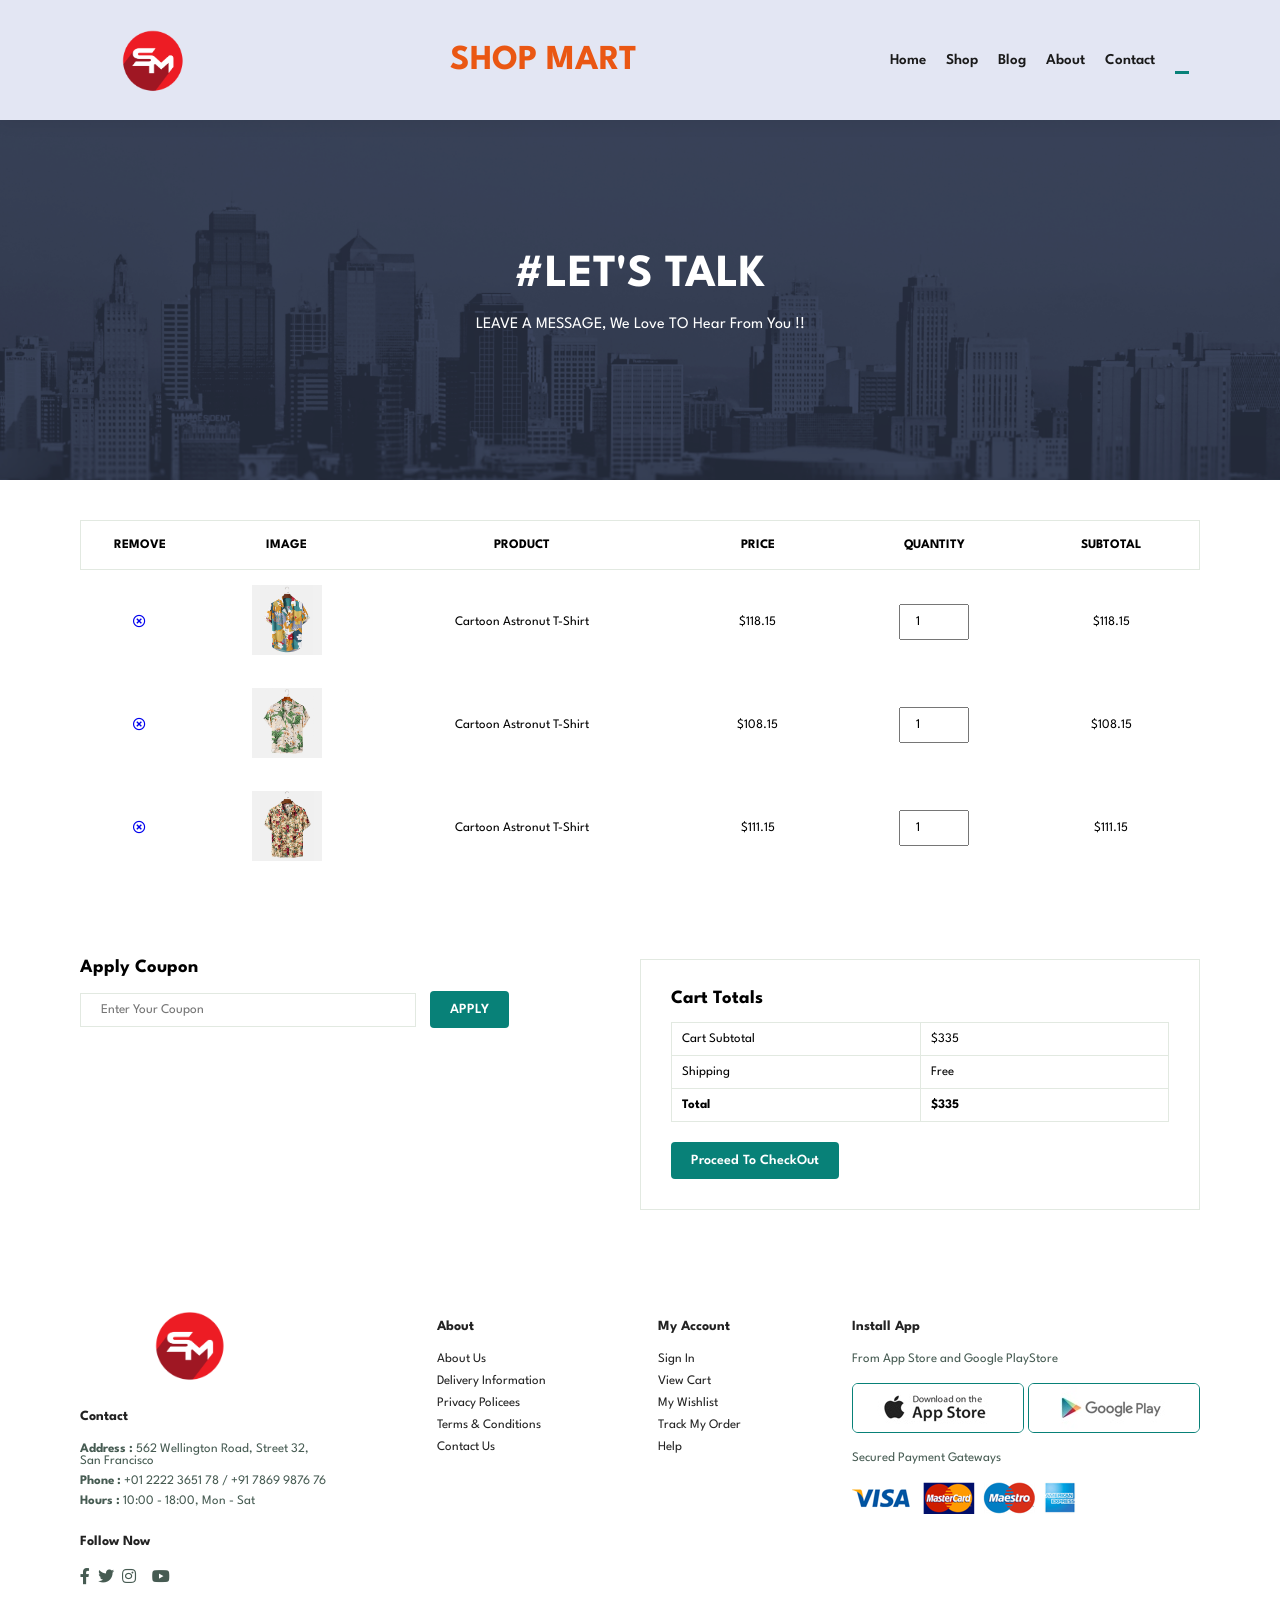
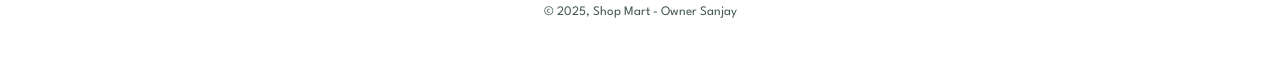
<file: cart.html>
<!DOCTYPE html>
<html lang="en">

    <head>
        <meta charset="UTF-8">
        <meta http-equiv="X-UA-Compatible" content="IE=edge">
        <meta name="viewport" content="width=device-width, initial-scale=1.0">
        <title>E-Commerce</title>
        <link rel="stylesheet" href="https://pro.fontawesome.com/releases/v5.10.0/css/all.css" />

        <link rel="stylesheet" href="style.css">
    </head>

    <body>
        <section id="header" >
            <a href="#"> <img src="img/logo1.png" class="logo" alt=""></a>
            <h6>SHOP MART</h6>
            <div>
                <ul id="navbar">
                    <li><a href="index.html"> Home </a></li>
                    <li><a href="shop.html"> Shop </a></li>
                    <li><a href="blog.html"> Blog </a></li>
                    <li><a href="about.html"> About </a></li>
                    <li><a href="contact.html"> Contact </a></li>
                    <li id="lg-bag"><a class="active" href="cart.html"><i class="far fa-shopping-bag"></i> </a></li>
                    <a href="#" id="close"><i class="far fa-times"></i></a>
                </ul>
            </div>
            <div id="mobile">
                <a href="cart.html"><i class="far fa-shopping-bag"></i></a>
                <i id="bar" class="fas fa-outdent"></i>
            </div>
        </section>

        <section id="page-header" class="about-header">
            <h2>#LET'S TALK</h2>
            <p> LEAVE A MESSAGE, We Love TO Hear From You !!</p>
        </section>

        <section id="cart" class="section-p1">
            <table width="100%">
                <thead>
                    <tr>
                        <td>Remove</td>
                        <td>Image</td>
                        <td>Product</td>
                        <td>Price</td>
                        <td>Quantity</td>
                        <td>Subtotal</td>
                    </tr>
                </thead>
                <tbody>
                    <tr>
                        <td><a href="#"><i class="far fa-times-circle"></i></a></td>
                        <td><img src="img/products/f1.jpg" alt=""></td>
                        <td>Cartoon Astronut T-Shirt</td>
                        <td>$118.15</td>
                        <td><input type="number" value="1"></td>
                        <td>$118.15</td>
                    </tr>
                    <tr>
                        <td><a href="#"><i class="far fa-times-circle"></i></a></td>
                        <td><img src="img/products/f2.jpg" alt=""></td>
                        <td>Cartoon Astronut T-Shirt</td>
                        <td>$108.15</td>
                        <td><input type="number" value="1"></td>
                        <td>$108.15</td>
                    </tr>
                    <tr>
                        <td><a href="#"><i class="far fa-times-circle"></i></a></td>
                        <td><img src="img/products/f3.jpg" alt=""></td>
                        <td>Cartoon Astronut T-Shirt</td>
                        <td>$111.15</td>
                        <td><input type="number" value="1"></td>
                        <td>$111.15</td>
                    </tr>
                </tbody>
            </table>
        </section>

        <section id="cart-add" class="section-p1">
            <div id="coupon">
                <h3>Apply Coupon</h3>
                <div>
                    <input type="text" placeholder="Enter Your Coupon">
                    <button class="normal">APPLY</button>
                </div>
            </div>

            <div id="subtotal">
                <h3>Cart Totals</h3>
                <table>
                    <tr>
                        <td>Cart Subtotal</td>
                        <td>$335</td>
                    </tr>
                    <tr>
                        <td>Shipping</td>
                        <td>Free</td>
                    </tr>
                    <tr>
                        <td><strong>Total</strong></td>
                        <td><strong>$335</strong></td>
                    </tr>
                </table>
                <button class="normal">Proceed To CheckOut</button>

            </div>
        </section>

        <footer class="section-p1">
            <div class="col">
                <img src="img/logo1.png" class="logo" alt="">
                <h4>Contact</h4>
                <p><strong>Address : </strong> 562 Wellington Road, Street 32, <br>San Francisco</p>
                <p><strong>Phone : </strong> +01 2222 3651 78 / +91 7869 9876 76</p>
                <p><strong>Hours : </strong> 10:00 - 18:00, Mon - Sat</p>
                <div class="follow">
                    <h4>Follow Now</h4>
                    <div class="icon">
                        <i class="fab fa-facebook-f"></i>
                        <i class="fab fa-twitter"></i>
                        <i class="fab fa-instagram"></i>
                        <i class="fab fa-pintrest-p"></i>
                        <i class="fab fa-youtube"></i>
                    </div>
                </div>
            </div>
            <div class="col">
                <h4>About</h4>
                <a href="#">About Us</a>
                <a href="#">Delivery Information</a>
                <a href="#">Privacy Policees</a>
                <a href="#">Terms & Conditions</a>
                <a href="#">Contact Us</a>
            </div>
            <div class="col">
                <h4>My Account</h4>
                <a href="#">Sign In</a>
                <a href="#">View Cart</a>
                <a href="#">My Wishlist</a>
                <a href="#">Track My Order</a>
                <a href="#">Help</a>
            </div>

            <div class="col install">
                <h4>Install App</h4>
                <p>From App Store and Google PlayStore</p>
                <div class="row">
                    <img src="img/pay/app.jpg" alt="">
                    <img src="img/pay/play.jpg" alt="">
                </div>
                <p>Secured Payment Gateways</p>
                <img src="img/pay/pay.png" alt="">
            </div>

            <div class="copyright">
                <p>&copy;   2025, Shop Mart - Owner Sanjay</p>
            </div>
        </footer>

        <script src="script.js"></script>

    </body>

</html>
</file>
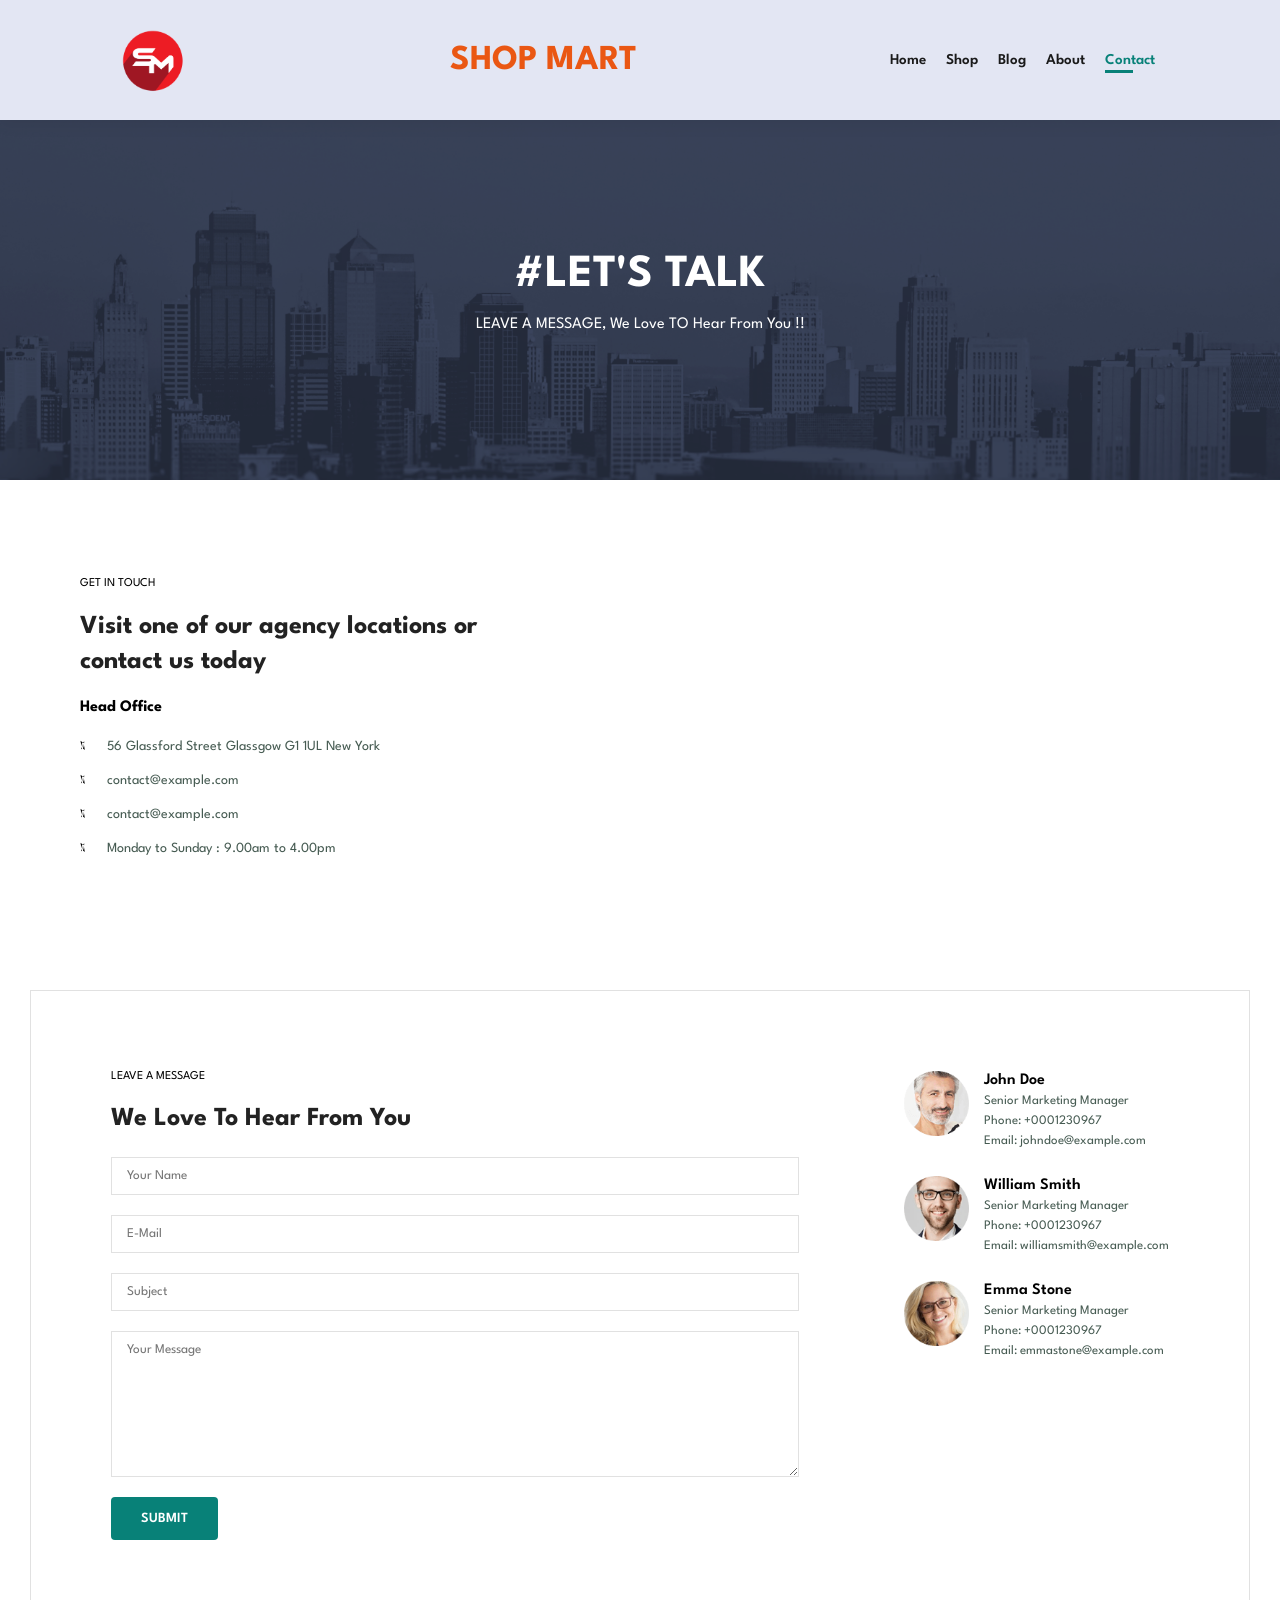
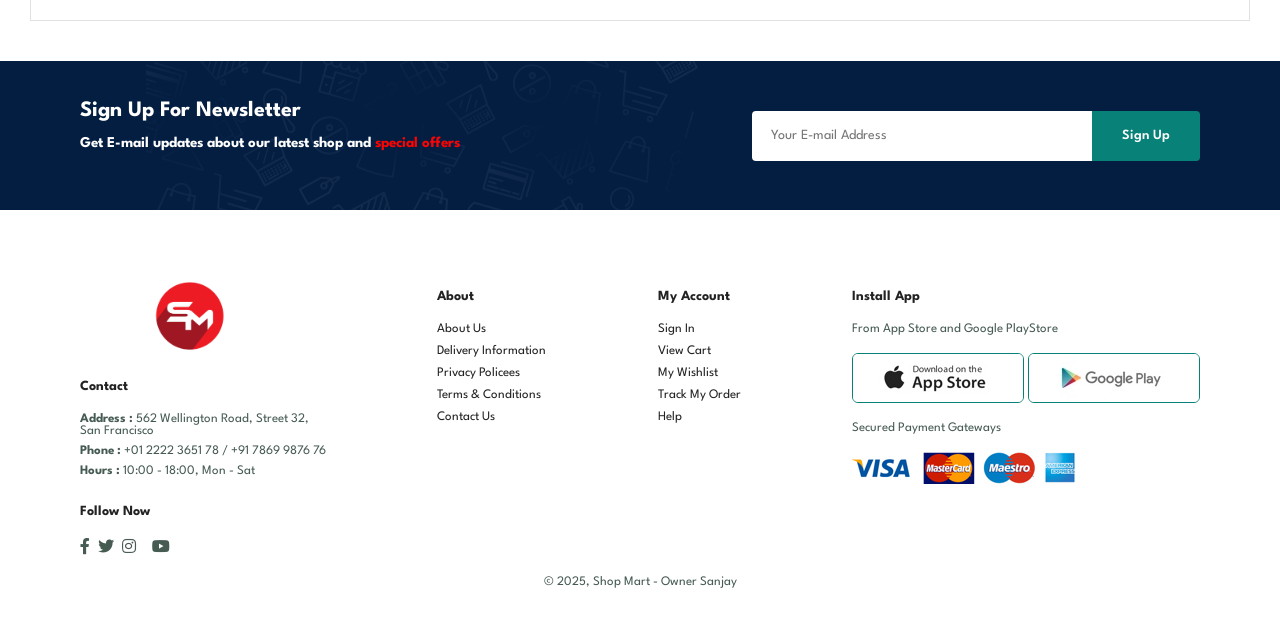
<file: contact.html>
<!DOCTYPE html>
<html lang="en">

    <head>
        <meta charset="UTF-8">
        <meta http-equiv="X-UA-Compatible" content="IE=edge">
        <meta name="viewport" content="width=device-width, initial-scale=1.0">
        <title>E-Commerce</title>
        <link rel="stylesheet" href="https://pro.fontawesome.com/releases/v5.10.0/css/all.css" />

        <link rel="stylesheet" href="style.css">
    </head>

    <body>
        <section id="header" >
            <a href="#"> <img src="img/logo1.png" class="logo" alt=""></a>
            <h6>SHOP MART</h6>
            <div>
                <ul id="navbar">
                    <li><a href="index.html"> Home </a></li>
                    <li><a href="shop.html"> Shop </a></li>
                    <li><a href="blog.html"> Blog </a></li>
                    <li><a href="about.html"> About </a></li>
                    <li><a class="active" href="contact.html"> Contact </a></li>
                    <li id="lg-bag"><a href="cart.html"><i class="far fa-shopping-bag"></i> </a></li>
                    <a href="#" id="close"><i class="far fa-times"></i></a>
                </ul>
            </div>
            <div id="mobile">
                <a href="cart.html"><i class="far fa-shopping-bag"></i></a>
                <i id="bar" class="fas fa-outdent"></i>
            </div>
        </section>

        <section id="page-header" class="about-header">
            <h2>#LET'S TALK</h2>
            <p> LEAVE A MESSAGE, We Love TO Hear From You !!</p>
        </section>

        <section id="contact-details" class="section-p1">
            <div class="details">
                <span>GET IN TOUCH</span>
                <h2>Visit one of our agency locations or contact us today</h2>
                <h3>Head Office</h3>
                <div>
                    <li>
                        <i class="fal fa-map"></i>
                        <p>56 Glassford Street Glassgow G1 1UL New York</p>
                    </li>
                    <li>
                        <i class="fal fa-envelope"></i>
                        <p>contact@example.com</p>
                    </li>
                    <li>
                        <i class="fal fa-phone-alt"></i>
                        <p>contact@example.com</p>
                    </li>
                    <li>
                        <i class="fal fa-clock"></i>
                        <p>Monday to Sunday : 9.00am to 4.00pm</p>
                    </li>
                </div>
            </div>
            <div class="map">
                <iframe src="https://www.google.com/maps/embed?pb=!1m18!1m12!1m3!1d3889.879167797873
                !2d77.5947149!3d12.851080099999999!2m3!1f0!2f0!3f0!3m2!1i1024!2i768!4f13.1!3m3!1m2!1
                s0x3bae6ac114cdcaf3%3A0xf645f28fa98fbd74!2sT%20John%20Institute%20Of%20Technology!5e
                0!3m2!1sen!2sin!4v1746013525549!5m2!1sen!2sin" width="600" height="450" style="border:0;"
                allowfullscreen="" loading="lazy" referrerpolicy="no-referrer-when-downgrade"></iframe>
            </div>
        </section>

        <section id="form-details">
            <form action="">
                <span>LEAVE A MESSAGE </span>
                <h2>We Love To Hear From You</h2>
                <input type="text" placeholder="Your Name">
                <input type="text" placeholder="E-Mail">
                <input type="text" placeholder="Subject">
                <textarea name="" id="" cols="90" rows="10" placeholder="Your Message"></textarea>
                <button class="normal">SUBMIT</button>
            </form>
            <div class="people">
                <div>
                    <img src="img/people/1.png" alt="">
                    <p><span>John Doe</span> Senior Marketing Manager <br> Phone: +0001230967 <br>Email: johndoe@example.com </p>
                </div>
                <div>
                    <img src="img/people/2.png" alt="">
                    <p><span>William Smith</span> Senior Marketing Manager <br> Phone: +0001230967 <br>Email: williamsmith@example.com </p>
                </div>
                <div>
                    <img src="img/people/3.png" alt="">
                    <p><span>Emma Stone</span> Senior Marketing Manager <br> Phone: +0001230967 <br>Email: emmastone@example.com </p>
                </div>
            </div>
        </section>
        
        <section id="newsletter" class="section-p1 section-m1">
            <div class="newstext">
                <h4> Sign Up For Newsletter </h4>
                <p> Get E-mail updates about our latest shop and <span> special offers </span></p>
            </div>
            <div class="form">
                <input type="email" placeholder="Your E-mail Address">
                <button class="normal">Sign Up</button>
            </div>
        </section>


        <footer class="section-p1">
            <div class="col">
                <img src="img/logo1.png" class="logo" alt="">
                <h4>Contact</h4>
                <p><strong>Address : </strong> 562 Wellington Road, Street 32, <br>San Francisco</p>
                <p><strong>Phone : </strong> +01 2222 3651 78 / +91 7869 9876 76</p>
                <p><strong>Hours : </strong> 10:00 - 18:00, Mon - Sat</p>
                <div class="follow">
                    <h4>Follow Now</h4>
                    <div class="icon">
                        <i class="fab fa-facebook-f"></i>
                        <i class="fab fa-twitter"></i>
                        <i class="fab fa-instagram"></i>
                        <i class="fab fa-pintrest-p"></i>
                        <i class="fab fa-youtube"></i>
                    </div>
                </div>
            </div>
            <div class="col">
                <h4>About</h4>
                <a href="#">About Us</a>
                <a href="#">Delivery Information</a>
                <a href="#">Privacy Policees</a>
                <a href="#">Terms & Conditions</a>
                <a href="#">Contact Us</a>
            </div>
            <div class="col">
                <h4>My Account</h4>
                <a href="#">Sign In</a>
                <a href="#">View Cart</a>
                <a href="#">My Wishlist</a>
                <a href="#">Track My Order</a>
                <a href="#">Help</a>
            </div>

            <div class="col install">
                <h4>Install App</h4>
                <p>From App Store and Google PlayStore</p>
                <div class="row">
                    <img src="img/pay/app.jpg" alt="">
                    <img src="img/pay/play.jpg" alt="">
                </div>
                <p>Secured Payment Gateways</p>
                <img src="img/pay/pay.png" alt="">
            </div>

            <div class="copyright">
                <p>&copy;   2025, Shop Mart - Owner Sanjay</p>
            </div>
        </footer>

        <script src="script.js"></script>
        
    </body>

</html>
</file>
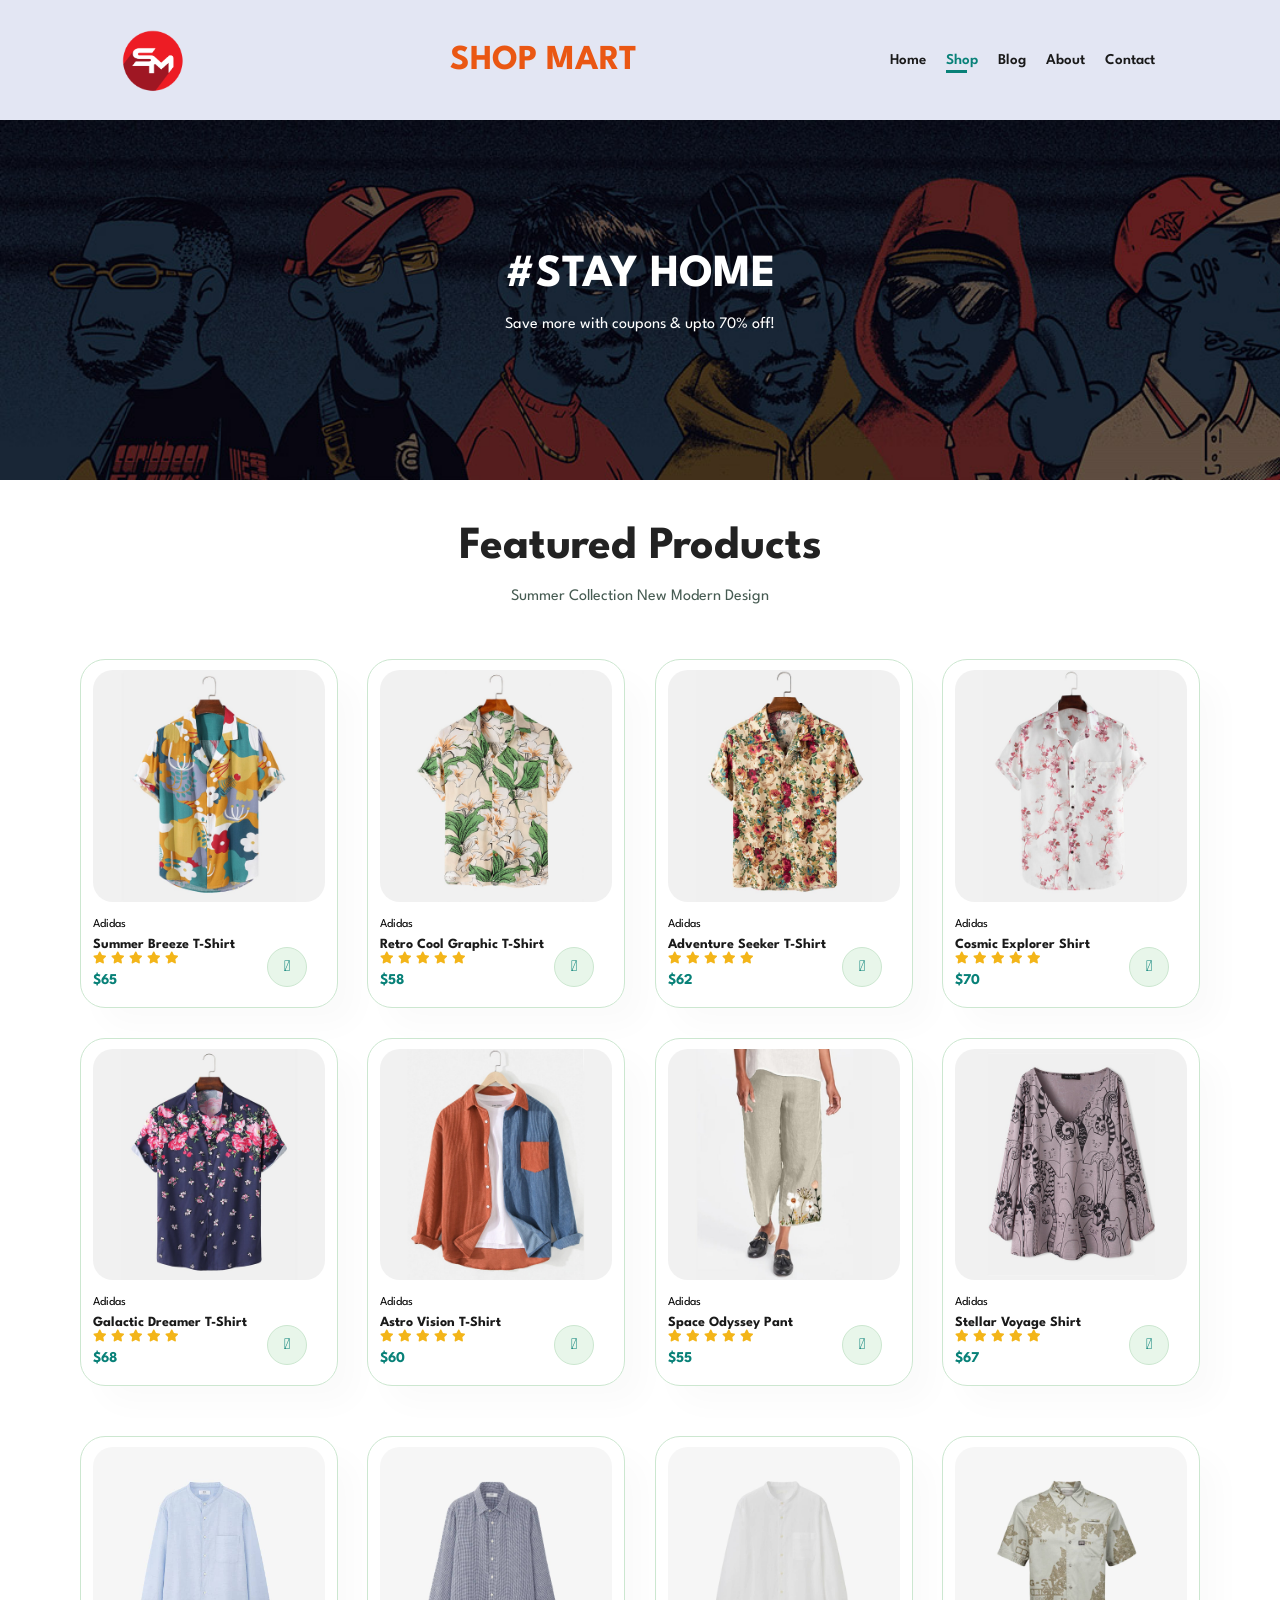
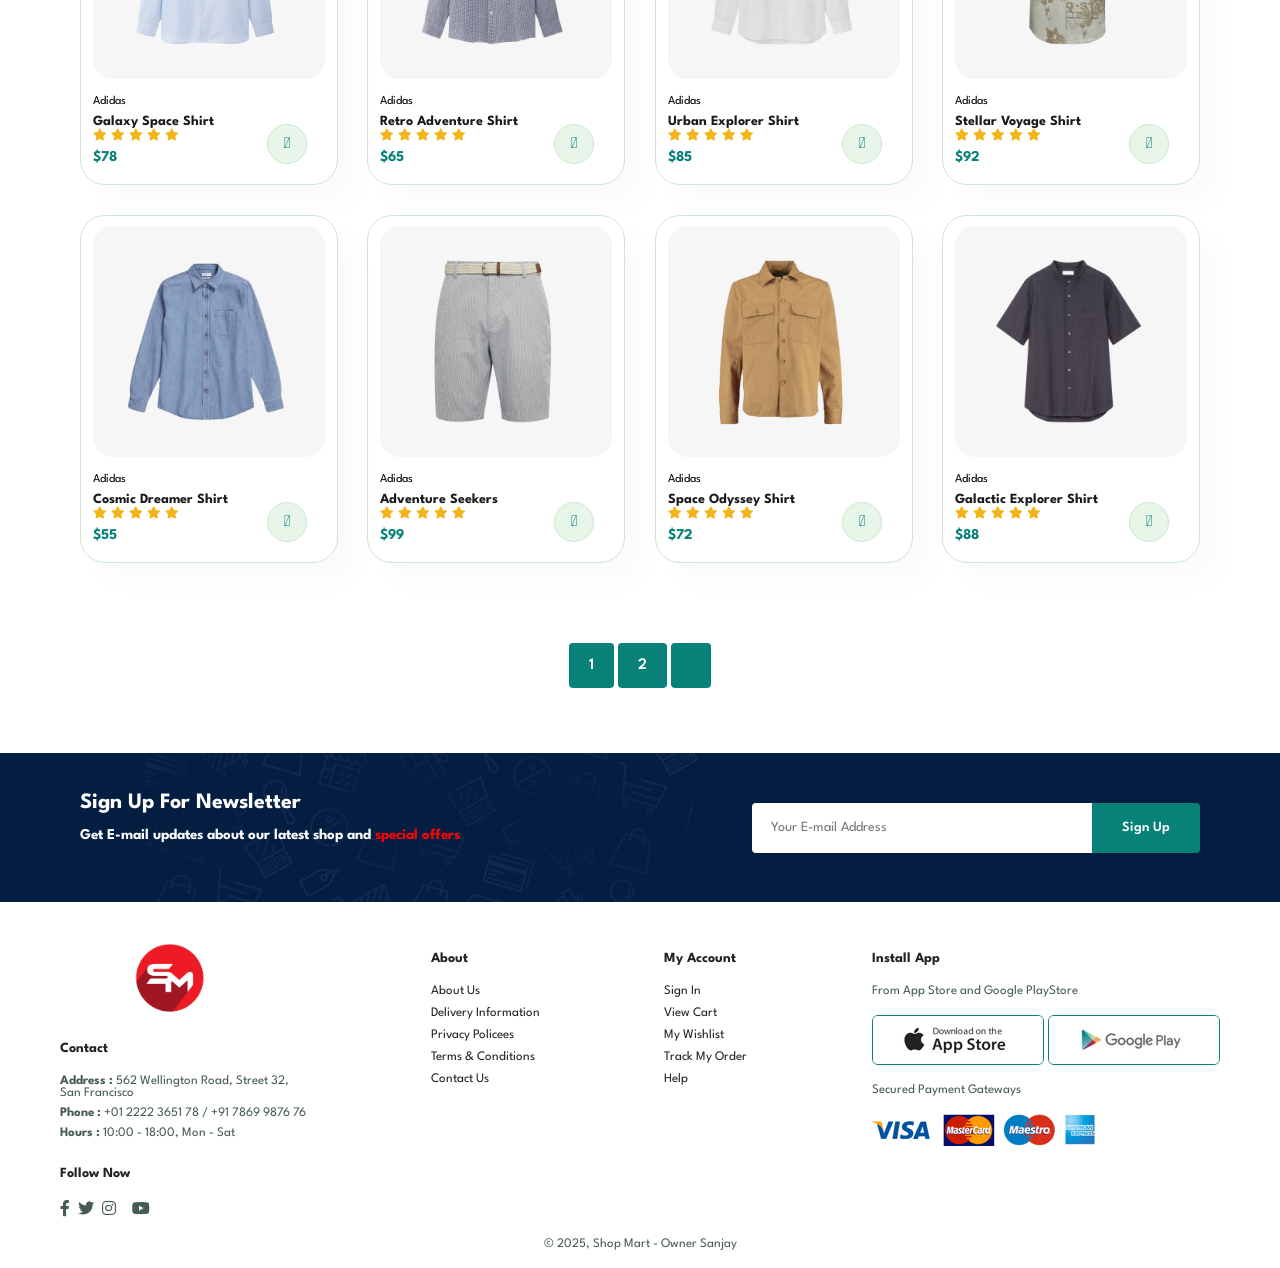
<file: shop.html>
<!DOCTYPE html>
<html lang="en">

    <head>
        <meta charset="UTF-8">
        <meta http-equiv="X-UA-Compatible" content="IE=edge">
        <meta name="viewport" content="width=device-width, initial-scale=1.0">
        <title>E-Commerce</title>
        <link rel="stylesheet" href="https://pro.fontawesome.com/releases/v5.10.0/css/all.css" />

        <link rel="stylesheet" href="style.css">
    </head>

    <body>
        <section id="header" >
            <a href="#"> <img src="img/logo1.png" class="logo" alt=""></a>
            <h6>SHOP MART</h6>
            <div>
                <ul id="navbar">
                    <li><a href="index.html"> Home </a></li>
                    <li><a class="active" href="shop.html"> Shop </a></li>
                    <li><a href="blog.html"> Blog </a></li>
                    <li><a href="about.html"> About </a></li>
                    <li><a href="contact.html"> Contact </a></li>
                    <li id="lg-bag"><a href="cart.html"><i class="far fa-shopping-bag"></i> </a></li>
                    <a href="#" id="close"><i class="far fa-times"></i></a>
                </ul>
            </div>
            <div id="mobile">
                <a href="cart.html"><i class="far fa-shopping-bag"></i></a>
                <i id="bar" class="fas fa-outdent"></i>
            </div>
        </section>

        <section id="page-header">
            <h2>#STAY HOME</h2>
            <p> Save more with coupons & upto 70% off!</p>
        </section>

        <section id="product1" class="section-p1">
            <h2>Featured Products</h2>
            <p>Summer Collection New Modern Design</p>
            <div class="pro-container">
                <div class="pro" onclick="window.location.href='sproduct.html'; ">
                    <img src="img/products/f1.jpg" alt="">
                    <div class="des">
                        <span>Adidas</span>
                        <h5>Summer Breeze T-Shirt</h5>
                        <div class="star">
                            <i class="fas fa-star"></i>
                            <i class="fas fa-star"></i>
                            <i class="fas fa-star"></i>
                            <i class="fas fa-star"></i>
                            <i class="fas fa-star"></i>
                        </div>
                        <h4>$65</h4> <!-- Updated price -->
                    </div>
                    <a href="#"><i class="fal fa-shopping-cart cart"></i></a>
                </div>
                <div class="pro">
                    <img src="img/products/f2.jpg" alt="">
                    <div class="des">
                        <span>Adidas</span>
                        <h5>Retro Cool Graphic T-Shirt</h5>
                        <div class="star">
                            <i class="fas fa-star"></i>
                            <i class="fas fa-star"></i>
                            <i class="fas fa-star"></i>
                            <i class="fas fa-star"></i>
                            <i class="fas fa-star"></i>
                        </div>
                        <h4>$58</h4> <!-- Updated price -->
                    </div>
                    <a href="#"><i class="fal fa-shopping-cart cart"></i></a>
                </div>
                <div class="pro">
                    <img src="img/products/f3.jpg" alt="">
                    <div class="des">
                        <span>Adidas</span>
                        <h5>Adventure Seeker T-Shirt</h5>
                        <div class="star">
                            <i class="fas fa-star"></i>
                            <i class="fas fa-star"></i>
                            <i class="fas fa-star"></i>
                            <i class="fas fa-star"></i>
                            <i class="fas fa-star"></i>
                        </div>
                        <h4>$62</h4> <!-- Updated price -->
                    </div>
                    <a href="#"><i class="fal fa-shopping-cart cart"></i></a>
                </div>
                <div class="pro">
                    <img src="img/products/f4.jpg" alt="">
                    <div class="des">
                        <span>Adidas</span>
                        <h5>Cosmic Explorer Shirt</h5>
                        <div class="star">
                            <i class="fas fa-star"></i>
                            <i class="fas fa-star"></i>
                            <i class="fas fa-star"></i>
                            <i class="fas fa-star"></i>
                            <i class="fas fa-star"></i>
                        </div>
                        <h4>$70</h4> <!-- Updated price -->
                    </div>
                    <a href="#"><i class="fal fa-shopping-cart cart"></i></a>
                </div>
                <div class="pro">
                    <img src="img/products/f5.jpg" alt="">
                    <div class="des">
                        <span>Adidas</span>
                        <h5>Galactic Dreamer T-Shirt</h5>
                        <div class="star">
                            <i class="fas fa-star"></i>
                            <i class="fas fa-star"></i>
                            <i class="fas fa-star"></i>
                            <i class="fas fa-star"></i>
                            <i class="fas fa-star"></i>
                        </div>
                        <h4>$68</h4> <!-- Updated price -->
                    </div>
                    <a href="#"><i class="fal fa-shopping-cart cart"></i></a>
                </div>
                <div class="pro">
                    <img src="img/products/f6.jpg" alt="">
                    <div class="des">
                        <span>Adidas</span>
                        <h5>Astro Vision T-Shirt</h5>
                        <div class="star">
                            <i class="fas fa-star"></i>
                            <i class="fas fa-star"></i>
                            <i class="fas fa-star"></i>
                            <i class="fas fa-star"></i>
                            <i class="fas fa-star"></i>
                        </div>
                        <h4>$60</h4> <!-- Updated price -->
                    </div>
                    <a href="#"><i class="fal fa-shopping-cart cart"></i></a>
                </div>
                <div class="pro">
                    <img src="img/products/f7.jpg" alt="">
                    <div class="des">
                        <span>Adidas</span>
                        <h5>Space Odyssey Pant</h5>
                        <div class="star">
                            <i class="fas fa-star"></i>
                            <i class="fas fa-star"></i>
                            <i class="fas fa-star"></i>
                            <i class="fas fa-star"></i>
                            <i class="fas fa-star"></i>
                        </div>
                        <h4>$55</h4> <!-- Updated price -->
                    </div>
                    <a href="#"><i class="fal fa-shopping-cart cart"></i></a>
                </div>
                <div class="pro">
                    <img src="img/products/f8.jpg" alt="">
                    <div class="des">
                        <span>Adidas</span>
                        <h5>Stellar Voyage Shirt</h5>
                        <div class="star">
                            <i class="fas fa-star"></i>
                            <i class="fas fa-star"></i>
                            <i class="fas fa-star"></i>
                            <i class="fas fa-star"></i>
                            <i class="fas fa-star"></i>
                        </div>
                        <h4>$67</h4> <!-- Updated price -->
                    </div>
                    <a href="#"><i class="fal fa-shopping-cart cart"></i></a>
                </div>
          
            <div class="pro-container">
                <div class="pro">
                    <img src="img/products/n1.jpg" alt="">
                    <div class="des">
                        <span>Adidas</span>
                        <h5>Galaxy Space Shirt</h5>
                        <div class="star">
                            <i class="fas fa-star"></i>
                            <i class="fas fa-star"></i>
                            <i class="fas fa-star"></i>
                            <i class="fas fa-star"></i>
                            <i class="fas fa-star"></i>
                        </div>
                        <h4>$78</h4> <!-- Updated price -->
                    </div>
                    <a href="#"><i class="fal fa-shopping-cart cart"></i></a>
                </div>
                <div class="pro">
                    <img src="img/products/n2.jpg" alt="">
                    <div class="des">
                        <span>Adidas</span>
                        <h5>Retro Adventure Shirt</h5>
                        <div class="star">
                            <i class="fas fa-star"></i>
                            <i class="fas fa-star"></i>
                            <i class="fas fa-star"></i>
                            <i class="fas fa-star"></i>
                            <i class="fas fa-star"></i>
                        </div>
                        <h4>$65</h4> <!-- Updated price -->
                    </div>
                    <a href="#"><i class="fal fa-shopping-cart cart"></i></a>
                </div>
                <div class="pro">
                    <img src="img/products/n3.jpg" alt="">
                    <div class="des">
                        <span>Adidas</span>
                        <h5>Urban Explorer Shirt</h5>
                        <div class="star">
                            <i class="fas fa-star"></i>
                            <i class="fas fa-star"></i>
                            <i class="fas fa-star"></i>
                            <i class="fas fa-star"></i>
                            <i class="fas fa-star"></i>
                        </div>
                        <h4>$85</h4> <!-- Updated price -->
                    </div>
                    <a href="#"><i class="fal fa-shopping-cart cart"></i></a>
                </div>
                <div class="pro">
                    <img src="img/products/n4.jpg" alt="">
                    <div class="des">
                        <span>Adidas</span>
                        <h5>Stellar Voyage Shirt</h5>
                        <div class="star">
                            <i class="fas fa-star"></i>
                            <i class="fas fa-star"></i>
                            <i class="fas fa-star"></i>
                            <i class="fas fa-star"></i>
                            <i class="fas fa-star"></i>
                        </div>
                        <h4>$92</h4> <!-- Updated price -->
                    </div>
                    <a href="#"><i class="fal fa-shopping-cart cart"></i></a>
                </div>
                <div class="pro">
                    <img src="img/products/n5.jpg" alt="">
                    <div class="des">
                        <span>Adidas</span>
                        <h5>Cosmic Dreamer Shirt</h5>
                        <div class="star">
                            <i class="fas fa-star"></i>
                            <i class="fas fa-star"></i>
                            <i class="fas fa-star"></i>
                            <i class="fas fa-star"></i>
                            <i class="fas fa-star"></i>
                        </div>
                        <h4>$55</h4> <!-- Updated price -->
                    </div>
                    <a href="#"><i class="fal fa-shopping-cart cart"></i></a>
                </div>
                <div class="pro">
                    <img src="img/products/n6.jpg" alt="">
                    <div class="des">
                        <span>Adidas</span>
                        <h5>Adventure Seekers</h5>
                        <div class="star">
                            <i class="fas fa-star"></i>
                            <i class="fas fa-star"></i>
                            <i class="fas fa-star"></i>
                            <i class="fas fa-star"></i>
                            <i class="fas fa-star"></i>
                        </div>
                        <h4>$99</h4> <!-- Updated price -->
                    </div>
                    <a href="#"><i class="fal fa-shopping-cart cart"></i></a>
                </div>
                <div class="pro">
                    <img src="img/products/n7.jpg" alt="">
                    <div class="des">
                        <span>Adidas</span>
                        <h5>Space Odyssey Shirt</h5>
                        <div class="star">
                            <i class="fas fa-star"></i>
                            <i class="fas fa-star"></i>
                            <i class="fas fa-star"></i>
                            <i class="fas fa-star"></i>
                            <i class="fas fa-star"></i>
                        </div>
                        <h4>$72</h4> <!-- Updated price -->
                    </div>
                    <a href="#"><i class="fal fa-shopping-cart cart"></i></a>
                </div>
                <div class="pro">
                    <img src="img/products/n8.jpg" alt="">
                    <div class="des">
                        <span>Adidas</span>
                        <h5>Galactic Explorer Shirt</h5>
                        <div class="star">
                            <i class="fas fa-star"></i>
                            <i class="fas fa-star"></i>
                            <i class="fas fa-star"></i>
                            <i class="fas fa-star"></i>
                            <i class="fas fa-star"></i>
                        </div>
                        <h4>$88</h4> <!-- Updated price -->
                    </div>
                    <a href="#"><i class="fal fa-shopping-cart cart"></i></a>
                </div>
            </div>
        </section>

        <section id="pagination" class="section-p1">
            <a href="#">1</a>
            <a href="#">2</a>
            <a href="#"><i class="fal fa-long-arrow-right"></i></a>

        </section>

        <section id="newsletter" class="section-p1 section-m1">
            <div class="newstext">
                <h4> Sign Up For Newsletter </h4>
                <p> Get E-mail updates about our latest shop and <span> special offers </span></p>
            </div>
            <div class="form">
                <input type="email" placeholder="Your E-mail Address">
                <button class="normal">Sign Up</button>
            </div>
        </section>

        <footer class="section-p2">
            <div class="col">
                <img src="img/logo1.png" class="logo" alt="">
                <h4>Contact</h4>
                <p><strong>Address : </strong> 562 Wellington Road, Street 32, <br>San Francisco</p>
                <p><strong>Phone : </strong> +01 2222 3651 78 / +91 7869 9876 76</p>
                <p><strong>Hours : </strong> 10:00 - 18:00, Mon - Sat</p>
                <div class="follow">
                    <h4>Follow Now</h4>
                    <div class="icon">
                        <i class="fab fa-facebook-f"></i>
                        <i class="fab fa-twitter"></i>
                        <i class="fab fa-instagram"></i>
                        <i class="fab fa-pintrest-p"></i>
                        <i class="fab fa-youtube"></i>
                    </div>
                </div>
            </div>
            <div class="col">
                <h4>About</h4>
                <a href="#">About Us</a>
                <a href="#">Delivery Information</a>
                <a href="#">Privacy Policees</a>
                <a href="#">Terms & Conditions</a>
                <a href="#">Contact Us</a>
            </div>
            <div class="col">
                <h4>My Account</h4>
                <a href="#">Sign In</a>
                <a href="#">View Cart</a>
                <a href="#">My Wishlist</a>
                <a href="#">Track My Order</a>
                <a href="#">Help</a>
            </div>

            <div class="col install">
                <h4>Install App</h4>
                <p>From App Store and Google PlayStore</p>
                <div class="row">
                    <img src="img/pay/app.jpg" alt="">
                    <img src="img/pay/play.jpg" alt="">
                </div>
                <p>Secured Payment Gateways</p>
                <img src="img/pay/pay.png" alt="">
            </div>

            <div class="copyright">
                <p>&copy;   2025, Shop Mart - Owner Sanjay</p>
            </div>
        </footer>

        <script src="script.js"></script>
    </body>

</html>
</file>
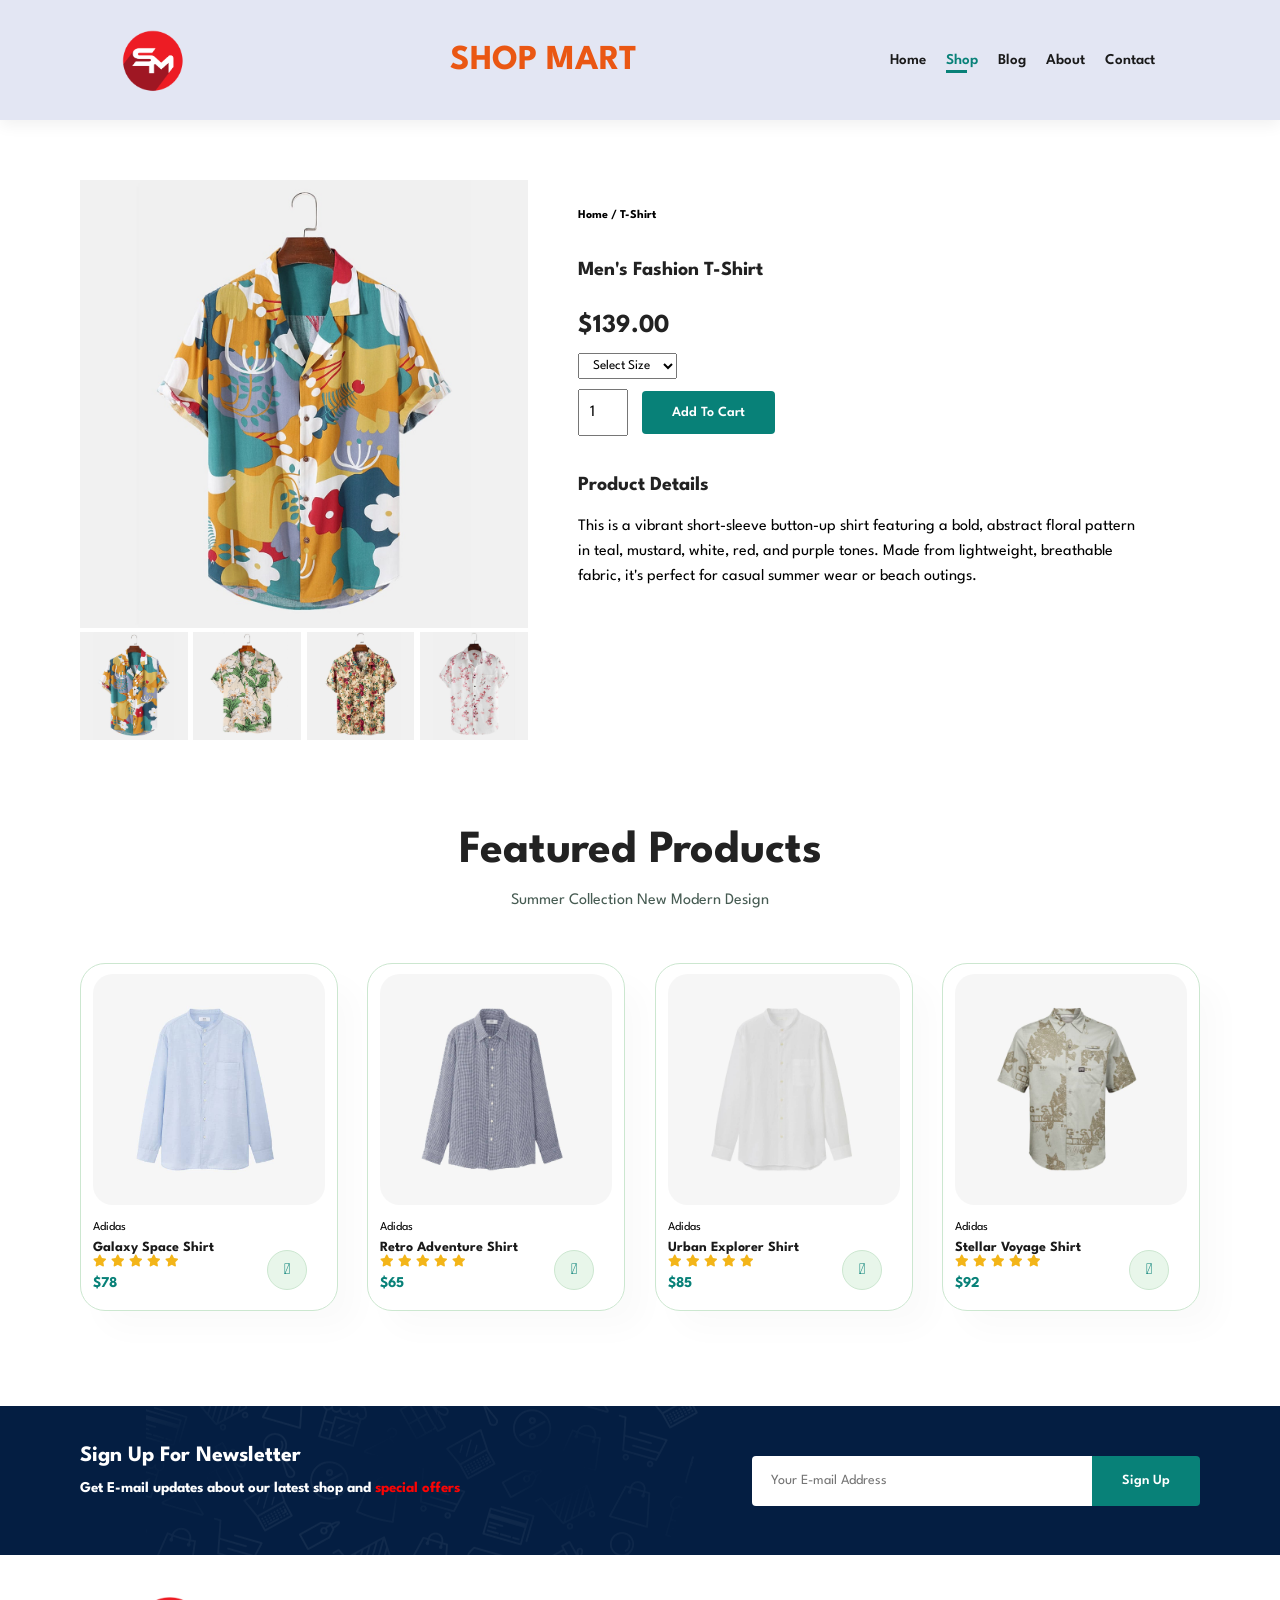
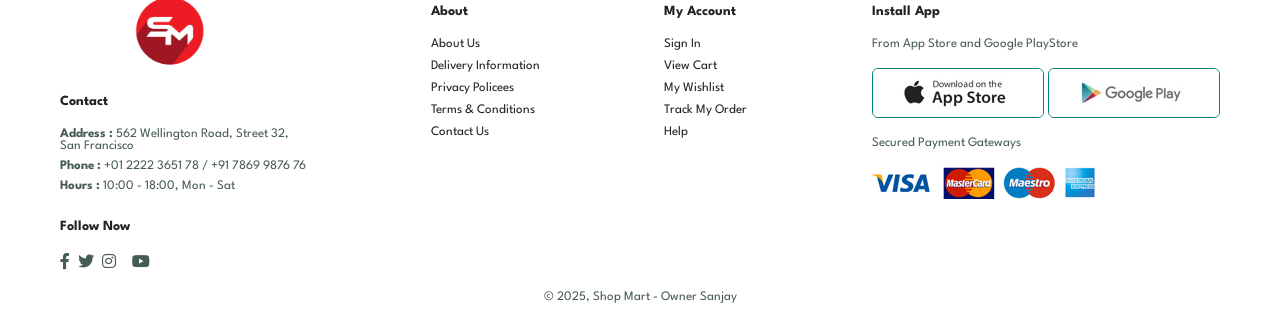
<file: sproduct.html>
<!DOCTYPE html>
<html lang="en">

    <head>
        <meta charset="UTF-8">
        <meta http-equiv="X-UA-Compatible" content="IE=edge">
        <meta name="viewport" content="width=device-width, initial-scale=1.0">
        <title>E-Commerce</title>
        <link rel="stylesheet" href="https://pro.fontawesome.com/releases/v5.10.0/css/all.css" />

        <link rel="stylesheet" href="style.css">
    </head>

    <body>
        <section id="header" >
            <a href="#"> <img src="img/logo1.png" class="logo" alt=""></a>
            <h6>SHOP MART</h6>
            <div>
                <ul id="navbar">
                    <li><a href="index.html"> Home </a></li>
                    <li><a class="active" href="shop.html"> Shop </a></li>
                    <li><a href="blog.html"> Blog </a></li>
                    <li><a href="about.html"> About </a></li>
                    <li><a href="contact.html"> Contact </a></li>
                    <li id="lg-bag"><a href="cart.html"><i class="far fa-shopping-bag"></i> </a></li>
                    <a href="#" id="close"><i class="far fa-times"></i></a>
                </ul>
            </div>
            <div id="mobile">
                <a href="cart.html"><i class="far fa-shopping-bag"></i></a>
                <i id="bar" class="fas fa-outdent"></i>
            </div>
        </section>

        <section id="prodetails" class="section-p1">
            <div class="single-pro-image">
                <img src="img/products/f1.jpg" width="100%" id="MainImg" alt="">

                <div class="small-img-group">
                    <div class="small-img-col">
                        <img src="img/products/f1.jpg" width="100%" class="small-img" alt="">
                    </div>
                    <div class="small-img-col">
                        <img src="img/products/f2.jpg" width="100%" class="small-img" alt="">
                    </div>
                    <div class="small-img-col">
                        <img src="img/products/f3.jpg" width="100%" class="small-img" alt="">
                    </div>
                    <div class="small-img-col">
                        <img src="img/products/f4.jpg" width="100%" class="small-img" alt="">
                    </div>
                </div>
            </div>

            <div class="single-pro-details">
                <h6>Home / T-Shirt</h6>
                <h4>Men's Fashion T-Shirt</h4>
                <h2>$139.00</h2>
                <select>
                    <option>Select Size</option>
                    <option>XL</option>
                    <option>XXL</option>
                    <option>Small</option>
                    <option>Large</option>
                </select>
                <input type="number" value="1">
                <button class="normal">Add To Cart</button>
                <h4>Product Details</h4>
                <span>This is a vibrant short-sleeve button-up shirt
                    featuring a bold, abstract floral pattern in teal,
                    mustard, white, red, and purple tones. Made from
                    lightweight, breathable fabric, it's perfect for
                    casual summer wear or beach outings.</span>
            </div>
        </section>

        <section id="product1" class="section-p1">
            <h2>Featured Products</h2>
            <p>Summer Collection New Modern Design</p>
            <div class="pro-container">
                <div class="pro">
                    <img src="img/products/n1.jpg" alt="">
                    <div class="des">
                        <span>Adidas</span>
                        <h5>Galaxy Space Shirt</h5>
                        <div class="star">
                            <i class="fas fa-star"></i>
                            <i class="fas fa-star"></i>
                            <i class="fas fa-star"></i>
                            <i class="fas fa-star"></i>
                            <i class="fas fa-star"></i>
                        </div>
                        <h4>$78</h4> <!-- Updated price -->
                    </div>
                    <a href="#"><i class="fal fa-shopping-cart cart"></i></a>
                </div>
                <div class="pro">
                    <img src="img/products/n2.jpg" alt="">
                    <div class="des">
                        <span>Adidas</span>
                        <h5>Retro Adventure Shirt</h5>
                        <div class="star">
                            <i class="fas fa-star"></i>
                            <i class="fas fa-star"></i>
                            <i class="fas fa-star"></i>
                            <i class="fas fa-star"></i>
                            <i class="fas fa-star"></i>
                        </div>
                        <h4>$65</h4> <!-- Updated price -->
                    </div>
                    <a href="#"><i class="fal fa-shopping-cart cart"></i></a>
                </div>
                <div class="pro">
                    <img src="img/products/n3.jpg" alt="">
                    <div class="des">
                        <span>Adidas</span>
                        <h5>Urban Explorer Shirt</h5>
                        <div class="star">
                            <i class="fas fa-star"></i>
                            <i class="fas fa-star"></i>
                            <i class="fas fa-star"></i>
                            <i class="fas fa-star"></i>
                            <i class="fas fa-star"></i>
                        </div>
                        <h4>$85</h4> <!-- Updated price -->
                    </div>
                    <a href="#"><i class="fal fa-shopping-cart cart"></i></a>
                </div>
                <div class="pro">
                    <img src="img/products/n4.jpg" alt="">
                    <div class="des">
                        <span>Adidas</span>
                        <h5>Stellar Voyage Shirt</h5>
                        <div class="star">
                            <i class="fas fa-star"></i>
                            <i class="fas fa-star"></i>
                            <i class="fas fa-star"></i>
                            <i class="fas fa-star"></i>
                            <i class="fas fa-star"></i>
                        </div>
                        <h4>$92</h4> <!-- Updated price -->
                    </div>
                    <a href="#"><i class="fal fa-shopping-cart cart"></i></a>
                </div>
            </div>
        </section>

        <section id="newsletter" class="section-p1 section-m1">
            <div class="newstext">
                <h4> Sign Up For Newsletter </h4>
                <p> Get E-mail updates about our latest shop and <span> special offers </span></p>
            </div>
            <div class="form">
                <input type="email" placeholder="Your E-mail Address">
                <button class="normal">Sign Up</button>
            </div>
        </section>

        <footer class="section-p2">
            <div class="col">
                <img src="img/logo1.png" class="logo" alt="">
                <h4>Contact</h4>
                <p><strong>Address : </strong> 562 Wellington Road, Street 32, <br>San Francisco</p>
                <p><strong>Phone : </strong> +01 2222 3651 78 / +91 7869 9876 76</p>
                <p><strong>Hours : </strong> 10:00 - 18:00, Mon - Sat</p>
                <div class="follow">
                    <h4>Follow Now</h4>
                    <div class="icon">
                        <i class="fab fa-facebook-f"></i>
                        <i class="fab fa-twitter"></i>
                        <i class="fab fa-instagram"></i>
                        <i class="fab fa-pintrest-p"></i>
                        <i class="fab fa-youtube"></i>
                    </div>
                </div>
            </div>
            <div class="col">
                <h4>About</h4>
                <a href="#">About Us</a>
                <a href="#">Delivery Information</a>
                <a href="#">Privacy Policees</a>
                <a href="#">Terms & Conditions</a>
                <a href="#">Contact Us</a>
            </div>
            <div class="col">
                <h4>My Account</h4>
                <a href="#">Sign In</a>
                <a href="#">View Cart</a>
                <a href="#">My Wishlist</a>
                <a href="#">Track My Order</a>
                <a href="#">Help</a>
            </div>

            <div class="col install">
                <h4>Install App</h4>
                <p>From App Store and Google PlayStore</p>
                <div class="row">
                    <img src="img/pay/app.jpg" alt="">
                    <img src="img/pay/play.jpg" alt="">
                </div>
                <p>Secured Payment Gateways</p>
                <img src="img/pay/pay.png" alt="">
            </div>

            <div class="copyright">
                <p>&copy;   2025, Shop Mart - Owner Sanjay</p>
            </div>
        </footer>

        <script>
            var MainImg = document.getElementById("MainImg");
            var smallimg = document.getElementsByClassName("small-img");

            smallimg[0].onclick = function() {
                MainImg.src = smallimg[0].src;
            }
            smallimg[1].onclick = function() {
                MainImg.src = smallimg[1].src;
            }
            smallimg[2].onclick = function() {
                MainImg.src = smallimg[2].src;
            }
            smallimg[3].onclick = function() {
                MainImg.src = smallimg[3].src;
            }
        </script>

        <script src="script.js"></script>
    </body>

</html>
</file>
<file: style.css>
@import url("https://fonts.googleapis.com/css2?family=Spartan:wght@100;200;300;400;500;600;700;800;900&display=swap");
* {
  margin: 0;
  padding: 0;
  box-sizing: border-box;
  font-family: "Spartan", sans-serif;
}

html {
  scroll-behavior: smooth;
}

/* Global Styles */

h1 {
  font-size: 50px;
  line-height: 64px;
  color: #222;
}

h2 {
  font-size: 46px;
  line-height: 54px;
  color: #222;
}

h4 {
  font-size: 20px;
  color: #222;
}

h6 {
  font-weight: 700;
  font-size: 12px;
}

p {
  font-size: 16px;
  color: #465b52;
  margin: 15px 0 20px 0;
}

.section-p1 {
  padding: 40px 80px;
}
.section-p2 {
  padding: 10px 60px;
}

.section-m1 {
  margin: 40px 0;
}

button.normal{
  font-size: 14px;
  font-weight: 600;
  padding: 15px 30px;
  color: #000;
  background-color: #fff;
  border-radius: 4px;
  cursor: pointer;
  border: none;
  outline: none;
  transition: 0.2s;
}

button.white{
  font-size: 13px;
  font-weight: 600;
  padding: 11px 18px;
  color: #fff;
  background-color: transparent;
  cursor: pointer;
  border: 1px solid #fff;
  outline: none;
  transition: 0.2s;
}

body {
  width: 100%;
}



#header {
    display: flex;
    align-items: center;
    justify-content: space-between;
    padding: 20px 80px;
    background: #E3E6F3 ;
    box-shadow: 0 5px 15px rgba(0, 0, 0, 0.06);
    z-index: 999;
    position: sticky;
    top: 0;
    left: 0;
}

#header h6{
  align-items: left;
  font-size: 35px;
  font-weight: 150px;
  color: #ea5713;
}

#header .logo {
  height: 80px;
  display: flex;
  width: fit-content;
  position: relative;
  padding-left: 20px;
}

#navbar {
  display: flex;
  align-items: center;
  justify-content: center;
}

#navbar li{
  list-style: none;
  padding: 0 10px;
  position: relative;
}


#navbar li a{
  text-decoration: none;
  font-size: 15px;
  font-weight: 600;
  color: #1a1a1a;
  transition: 0.3s ease;
}

#navbar li a:hover,
#navbar li a.active{
  color: #088178;

}



#navbar li a.active::after,
#navbar li a:hover::after{
  content: "";
  width: 40%;
  height: 2.5px;
  background-color: #088178;
  position: absolute;
  bottom: -5px;
  left: 10px;
}

#mobile{
  display: none;
  align-items: center;
}

#close{
  display: none;
}


#hero {
  background-image: url(img/hero4.png);
  height: 90vh;
  width: 100%;
  background-size: cover;
  background-position: top 25% right 0;
  padding: 0 80px ;
  display: flex;
  align-items: flex-start;
  justify-content: center;
  flex-direction: column;
}

#hero h4{
  padding-bottom: 15px;
}


#hero h1{
  padding-bottom: 15px;
  color: rgb(9, 157, 53);
}


#hero button{
  background-image: url(img/button.png);
  background-color: transparent;
  color: #088178;
  border: 0;
  padding: 14px 80px 14px 65px;
  font-size: 15px;
  background-repeat: no-repeat;
  cursor: pointer;
  font-weight: 700;
}

#feature {
  display: flex;
  align-items: center;
  justify-content: space-between;
  flex-wrap: wrap;
}


#feature .fe-box{
  width: 180px;
  text-align: center;
  padding: 25px 15px;
  box-shadow: 4px 4px 12px rgba(33, 32, 32, 0.934);
  border: 1px solid #cce7d0;
  border-radius: 4px;
  margin: 15px 0;
}



#feature .fe-box:hover{
  box-shadow: 10px 10px 30px rgba(78, 76, 76, 0.934);
}

#feature .fe-box img{
  width: 100%;
  margin-bottom: 10px;
}


#feature .fe-box h6 {
  display: inline-block;
  padding: 9px 8px 6px 8px;
  line-height: 1;
  border-radius: 4px;
  color: #088178;
  background-color: #fddde4;
}


#feature .fe-box:nth-child(2) h6{
  background-color: #76dc80;
}

#feature .fe-box:nth-child(3) h6{
  background-color: #dadc76;
}

#feature .fe-box:nth-child(4) h6{
  background-color: #89bbe9;
}

#feature .fe-box:nth-child(5) h6{
  background-color: #dc9fe7;
}

#feature .fe-box:nth-child(6) h6{
  background-color: #efb799;
}

#product1{
  text-align: center;
}

#product1 .pro{
  width: 23%;
  min-width: 250px;
  padding: 10px 12px;
  border: 1px solid #cce7d0;
  border-radius: 25px;
  cursor: pointer;
  box-shadow: 20px 20px 30px rgba(0, 0, 0, 0.02);
  margin: 15px 0;
  transition: 0.2s ease;
  position: relative;
}

#product1 .pro:hover{
  box-shadow: 20px 20px 30px rgba(0, 0, 0, 0.06);
}

#product1 .pro img{
  width: 100%;
  border-radius: 20px;
}

#product1 .pro .des{
  text-align: start;
  padding: 10px 0;
}

#product1 .pro .des span{
  columns: #606063;
  font-size: 12px;
}


#product1 .pro .des h5{
  padding-top: 7px;
  color: #1a1a1a;
  font-size: 14px;
}

#product1 .pro .des i{
  font-size: 12px;
color: rgba(243, 181, 25);
}

#product1 .pro .des h4{
  padding-top: 7px;
  font-size: 15px;
  font-weight: 700;
  color: #088178;
}


#product1 .pro .cart{
  width: 40px;
  height: 40px;
  line-height: 40px;
  border-radius: 50px;
  background-color: #e8f6ea;
  font-weight: 500;
  color: #088178;
  border: 1px solid #cce7d0;
  position: absolute;
  bottom: 20px;
  right: 30px;
}

#product1 .pro-container{
  display: flex;
  align-items: center;
  justify-content: space-between;
  flex-wrap: wrap;
  padding-top: 20px;
}

#banner {
  display: flex;
  flex-direction: column;
  justify-content: center;
  align-items: center;
  text-align: center;
  background-image: url(img/banner/b2.jpg);
  width: 100%;
  height: 40vh;
  background-size: cover;
  background-position: center;
}

#banner h4{
  color: #fff;
  font-size: 20px;
  padding-bottom: 10px;
}

#banner h2{
  color: #fff;
  font-size: 30px;
  padding-top: 10px;
}

#banner h2 span{
  color: #ff0000;
}

#banner button:hover{
  background: #088178;
  color: #fff;
}

#sm-banner {
  display: flex;
  justify-content: space-between;
  flex-wrap: wrap;
}

#sm-banner .banner-box{
  display: flex;
  flex-direction: column;
  justify-content: center;
  align-items: flex-start;
  background-image: url(img/banner/b17.jpg);
  min-width: 580px;
  height: 50vh;
  background-size: cover;
  background-position: center;
  padding: 30px;
  border-radius: 40px;
}

#sm-banner h4{
  color: #fff;
  font-size: 20px;
  font-weight: 300;
}

#sm-banner h2{
  color: #fff;
  font-size: 28px;
  font-weight: 800;
}

#sm-banner span{
  color: #fff;
  font-size: 14px;
  font-weight: 500;
  padding-bottom: 15px;
}

#sm-banner .banner-box:hover button{
  background: #088178;
  border: 1px solid #088178;
}

#sm-banner .banner-box2{
  background-image: url(img/banner/b10.jpg);
}

#banner3{
  display: flex;
  justify-content: space-between;
  flex-wrap: wrap;
  padding: 0 80px;
}

#banner3 .banner-box{
  display: flex;
  flex-direction: column;
  justify-content: center;
  align-items: flex-start;
  background-image: url(img/banner/b7.jpg);
  min-width: 30%;
  height: 30vh;
  background-size: cover;
  background-position: center;
  padding: 20px;
  margin-bottom: 20px;
  border-radius: 20px;
}

#banner3 .banner-box2{
  background-image: url(img/banner/b4.jpg);
}

#banner3 .banner-box3{
  background-image: url(img/banner/b18.jpg);
}

#banner3 h2{
  color: #fff;
  font-weight: 900;
  font-size: 22px;
}

#banner3 h3{
  color: #f10606;
  font-weight: 800;
  font-size: 15px;
}

#newsletter {
  display: flex;
  justify-content: space-between;
  flex-wrap: wrap;
  align-items: center;
  background-image: url(img/banner/b14.png);
  background-repeat: no-repeat;
  background-position: 20% 30%;
  background-color: #041e42;
}

#newsletter h4{
  font-size: 22px;
  font-weight: 700;
  color: #fff;
}

#newsletter p{
  font-size: 15px;
  font-weight: 700;
  color: #fff;
}

#newsletter p span{
  color: #fb0404;
}

#newsletter .form{
  display: flex;
  width: 40%;
}

#newsletter input{
  height: 3.125rem;
  padding: 0 1.25em;
  font-size: 14px;
  width: 100%;
  border: 1px solid transparent;
  border-radius: 4px;
  outline: none;
  border-top-right-radius: 0;
  border-bottom-right-radius: 0;

}

#newsletter button{
  background-color: #088178;
  color: #fff;
  white-space: nowrap;
  border-top-left-radius: 0;
  border-bottom-left-radius: 0;
}

footer{
  display: flex;
  flex-wrap: wrap;
  justify-content: space-between;
}

footer .logo {
  height: 90px;
  padding-left: 50px;
  transform: translateY(-20px);
}

footer .col{
  display: flex;
  flex-direction: column;
  align-items: flex-start;
  margin-bottom: 20px;
}

footer h4{
  font-size: 14px;
  padding-bottom: 20px;
}

footer p{
  font-size: 13px;
  margin: 0 0 8px 0;
}

footer a{
  font-size: 13px;
  text-decoration: none;
  color: #222;
  margin-bottom: 10px;
}

footer .follow{
  margin-top: 20px;
}

footer .follow i{
  color: #465b52;
  padding-right: 4px;
  cursor: pointer;
}

footer .install .row img{
  border: 1px solid #088178;
  border-radius: 6px;
}

footer .install img{
  margin: 10px 0 15px 0;
}

footer .follow i:hover,
footer a:hover{
  color: #088178;
}

footer .copyright{
width: 100%;
  text-align: center;
}

#page-header {
  background-image: url(img/banner/b1.jpg);
  width: 100%;
  height: 40vh;
  background-size: cover;
  display: flex;
  justify-content: center;
  text-align: center;
  flex-direction: column;
}


#page-header h2,
#page-header p {
  color: #fff;
}

#pagination{
  text-align: center;
}

#pagination a{
  text-decoration: none;
  background-color: #088178;
  padding: 15px 20px;
  border-radius: 4px;
  color: #fff;
  font-weight: 600;
}

#pagination a i{
  font-size: 16px;
  font-weight: 600;
}


#prodetails {
  display: flex;
  margin-top: 20px;
}

#prodetails .single-pro-details{
  width: 50%;
  padding-top: 30px;
}

#prodetails .single-pro-details h4{
  padding: 40px 0 20px 0;
}

#prodetails .single-pro-details h2{
  font-size: 26px;
}

#prodetails .single-pro-details select{
  display: block;
  padding: 5px 10px;
  margin-bottom: 10px;
}

#prodetails .single-pro-details input{
  width: 50px;
  height: 47px;
  padding-left: 10px;
  font-size: 16px;
  margin-right: 10px;
}

#prodetails .single-pro-details input:focus{
  outline: none;
}


#prodetails .single-pro-details button{
  background-color: #088178;
  color: #fff;
}


#prodetails .single-pro-details span{
  line-height: 25px;
}



#prodetails .single-pro-image{
  width: 40%;
  margin-right: 50px;
}

.small-img-group {
  display: flex;
  justify-content: space-between;
}

.small-img-col {
  flex-basis: 24%;
  cursor: pointer;
}

#page-header.blog-header{
  background-image: url(img/banner/b19.jpg);
}

#blog{
  padding: 150px 150px 0 150px;
}

#blog .blog-box{
  display: flex;
  align-items: center;
  width: 100%;
  position: relative;
  padding-bottom: 90px;
}

#blog .blog-img{
  width: 50%;
  margin-right: 0px;
}

#blog img{
  width: 100%;
  height: 300px;
  object-fit: cover;
}

#blog .blog-details{
  width: 50%;
  padding-left: 30px;
}


#blog .blog-details a{
  text-decoration: none;
  font-size: 11px;
  color: #000;
  font-weight: 700;
  position: relative;
  transition: 0.3s;
}

#blog .blog-details a::after{
  content: "";
  width: 50px;
  height: 3px;
  background-color: #000;
  position: absolute;
  top: 4px;
  right: -60px;
}

#blog .blog-details a:hover{
  color: #088178;
}

#blog .blog-details a:hover::after{
  background-color: #088178;
}

#blog .blog-box h1{
  position: absolute;
  color: #c9cbce;
  top: -40px;
  left: 0;
  font-size: 70px;
  font-weight: 700;
  z-index: -9;
}

#page-header.about-header{
  background-image: url(img/about/banner.png);
}


#about-head img{
  width: 50%;
  height: auto;
}

#about-head{
  display: flex;
  align-items: center;
}

#about-head div{
  padding-left: 40px;
}

#about-app{
  text-align: center;
}

#about-app .video{
  width: 70%;
  height: 100%;
  margin: 30px auto 0 auto;
}

#about-app .video video{
  width: 100%;
  height: 100%;
  border-radius: 20px;
}


#contact-details{
  display: flex;
  align-items: center;
  justify-content: space-between;
}

#contact-details .details{
  width: 40%;
}

#contact-details .details span,
#form-details form span{
  font-size: 12px;
}

#contact-details .details h2,
#form-details form h2{
  font-size: 26px;
  line-height: 35px;
  padding: 20px 0;
}

#contact-details .details h3{
  font-size: 16px;
  padding-bottom: 15px;
}


#contact-details .details li{
  list-style: none;
  display: flex;
  padding: 10px 0;
}

#contact-details .details li i{
  font-size: 14px;
  padding-right: 22px;
}

#contact-details .details li p{
  margin: 0;
  font-size: 14px;
}

#contact-details .map{
  width: 55%;
  height: 400px;
}

#contact-details .map iframe{
  width: 100%;
  height: 100%;
}

#form-details{
  display: flex;
  justify-content: space-between;
  margin: 30px;
  padding: 80px;
  border: 1px solid #e1e1e1;
}

#form-details form{
  width: 65%;
  display: flex;
  flex-direction: column;
  align-items: flex-start;
}

#form-details form input,
#form-details form textarea{
  width: 100%;
  padding: 12px 15px;
  outline: none;
  margin-bottom: 20px;
  border: 1px solid #e1e1e1;
}

#form-details form button{
  background-color: #088178;
  color: #fff;
}

#form-details .people div{
  padding-bottom: 25px;
  display: flex;
  align-items: flex-start;
}


#form-details .people div img{
  width: 65px;
  height: 65px;
  object-fit: cover;
  margin-right: 15px;
}

#form-details .people div p{
  margin: 0;
  font-size: 13px;
  line-height: 20px;
}


#form-details .people div p span{
  display: block;
  font-size: 16px;
  font-weight: 600;
  color: #000;
}


#cart {
  overflow-x: auto;
}

#cart table{
  width: 100%;
  border-collapse: collapse;
  table-layout: fixed;
  white-space: nowrap;
}

#cart table img{
  width: 70px;
}

#cart table td:nth-child(1){
  width: 100px;
  text-align: center;
}


#cart table td:nth-child(2){
  width: 150px;
  text-align: center;
}

#cart table td:nth-child(3){
  width: 250px;
  text-align: center;
}

#cart table td:nth-child(4),
#cart table td:nth-child(5),
#cart table td:nth-child(6){
  width: 150px;
  text-align: center;
}

#cart table td:nth-child(5) input{
  width: 70px;
  padding: 10px 5px 10px 15px;
}

#cart table thead{
  border: 1px solid #e2e9e1;
}

#cart table thead td{
  font-weight: 700;
  text-transform: uppercase;
  font-size: 13px;
  padding: 18px 0;
}

#cart table tbody tr td{
  padding: 15px;
}


#cart table tbody td{
  font-size: 13px;
}


#cart-add {
  display: flex;
  flex-wrap: wrap;
  justify-content: space-between;
}

#coupon {
  width: 50%;
  margin-bottom: 30px;
}

#coupon h3,
#subtotal h3{
  padding-bottom: 15px;
}

#coupon input{
  padding: 10px 20px;
  outline: none;
  width: 60%;
  margin-right: 10px;
  border: 1px solid #e2e9e1;
}

#coupon button,
#subtotal button{
  background-color: #088178;
  color: #fff;
  padding: 12px 20px;
}

#subtotal{
  width: 50%;
  margin-bottom: 30px;
  border: 1px solid #e2e9e1;
  padding: 30px;
}


#subtotal table{
  border-collapse: collapse;
  width: 100%;
  margin-bottom: 20px;
}

#subtotal table td{
  width: 50%;
  border: 1px solid #e2e9e1;
  padding: 10px;
  font-size: 13px;
}




@media (max-width:799px) {
  .section-p1 {
    padding: 40px 40px;
}
    #navbar {
      display: flex;
      flex-direction: column;
      align-items: flex-start;
      justify-content: flex-start;
      position: fixed;
      top: 0;
      right: -300px;
      height: 100vh;
      width: 300px;
      background-color: #E3E6F3;
      box-shadow: 0 40px 60px rgba(0, 0, 0, 0.1);
      padding: 80px 0 0 10px;
      transition: 0.3s;
    }

    #navbar.active{
      right: 0px;
    }

    #navbar li{
      margin-bottom: 25px;
    }

    #mobile{
      display: flex;
      align-items: center;
    }

    #mobile i{
      color: #1a1a1a;
      font-size: 24px;
      padding-left: 20px;
    }

    #close{
      display: initial;
      position: absolute;
      top: 30px;
      left: 30px;
      font-size: 24px;
      color: #222;
    }

    #lg-bag{
      display: none;
    }

    #hero {
      height: 70vh;
      padding: 0 80px;
      background-position: top 30% right 30%;
  }

  #feature {
    justify-content: center;
  }

  #feature .fe-box {
    margin: 15px 15px;
  }
  #product1 .pro-container {
    justify-content: center;
  }
  #product1 .pro {
    margin: 15px ;
  }
  #banner {
    height: 20vh;
  }
  #sm-banner .banner-box {
    min-width: 100%;
    height: 30vh;
    border-radius: 80px;
  }
  #banner3 {
    padding: 0 40px;
  }
  #banner3 .banner-box {
    width: 28%;
  }
  #newsletter .form{
    width: 70%;
  }

  #sm-banner .banner-box2 {
    margin-top: 20px;
  }
  footer .col {
    display: flex;
    flex-direction: column;
    align-items: flex-start;
    margin-bottom: 20px;
    padding-top: 10px;
}

/* contact page */
#form-details {
  padding: 40px;
}

#form-details form {
  width: 50%;
}
}


@media (max-width: 477px) {
  #header .logo {
    padding-left: 0;
}
  .section-p1 {
    padding: 20px;
}

  #header {
    padding: 10px 30px;
}

h1 {
  font-size: 38px;
}

h2 {
  font-size: 32px;
}


#hero {
  padding: 0 2%;
  background-position: 55%;
}

#feature .fe-box {
  width: 155px;
  margin: 0 0 15px 0;
}

#feature {
  justify-content: space-between;
}

#product1 .pro {
  width: 100%;
}
#banner {
  height: 40vh;
}

#sm-banner .banner-box {
  height: 40vh;
}

#sm-banner .banner-box2 {
  margin-top: 20px;
}

#banner3 {
  padding: 0 20px;
}
#banner3 .banner-box {
  width: 100%;
}
#newsletter .form {
  width: 100%;
}
#newsletter {
padding: 40px 20px;
}
footer .copyright {
  text-align: start;
}

footer .logo {
  padding-left: 100px;
}

/*single Product*/

#prodetails {
  display: flex;
  flex-direction: column;
}

#prodetails .single-pro-image {
  width: 100%;
  margin-right: 0px;
}

#prodetails .single-pro-details {
  width: 100%;
  padding-left: 15px;
}

#prodetails .single-pro-details input {
  padding-left: 20px;

}

/*blog page*/

#blog {
  padding: 100px 20px 0 20px;
}

#blog .blog-img {
  width: 100%;
  margin-right: 0px;
  margin-bottom: 30px;
}


#blog .blog-box {
  display: flex;
  flex-direction: column;
  align-items: flex-start;
}

#blog .blog-details {
  width: 100%;
}

/* about page */

#about-head {
flex-direction: column;
}

#about-head img {
  width: 100%;
  margin-bottom: 20px;
}

#about-head div {
  padding-left: 0px;
}

#about-app .video {
  width: 100%;
}

/* contact page */

#contact-details {
  flex-direction: column;
}

#contact-details .details {
  width: 100%;
  margin-bottom: 30px;
}

#contact-details .map {
  width: 100%;
}


#form-details {
  margin: 10px;
  padding: 30px;
  flex-wrap: wrap;
}

#form-details form {
  width: 100%;
  margin-bottom: 30px;
}

#cart-add {
  flex-direction: column;
}

#coupon {
  width: 100%;
}

#subtotal {
  width: 100%;
  padding: 20px;
}
}
</file>
